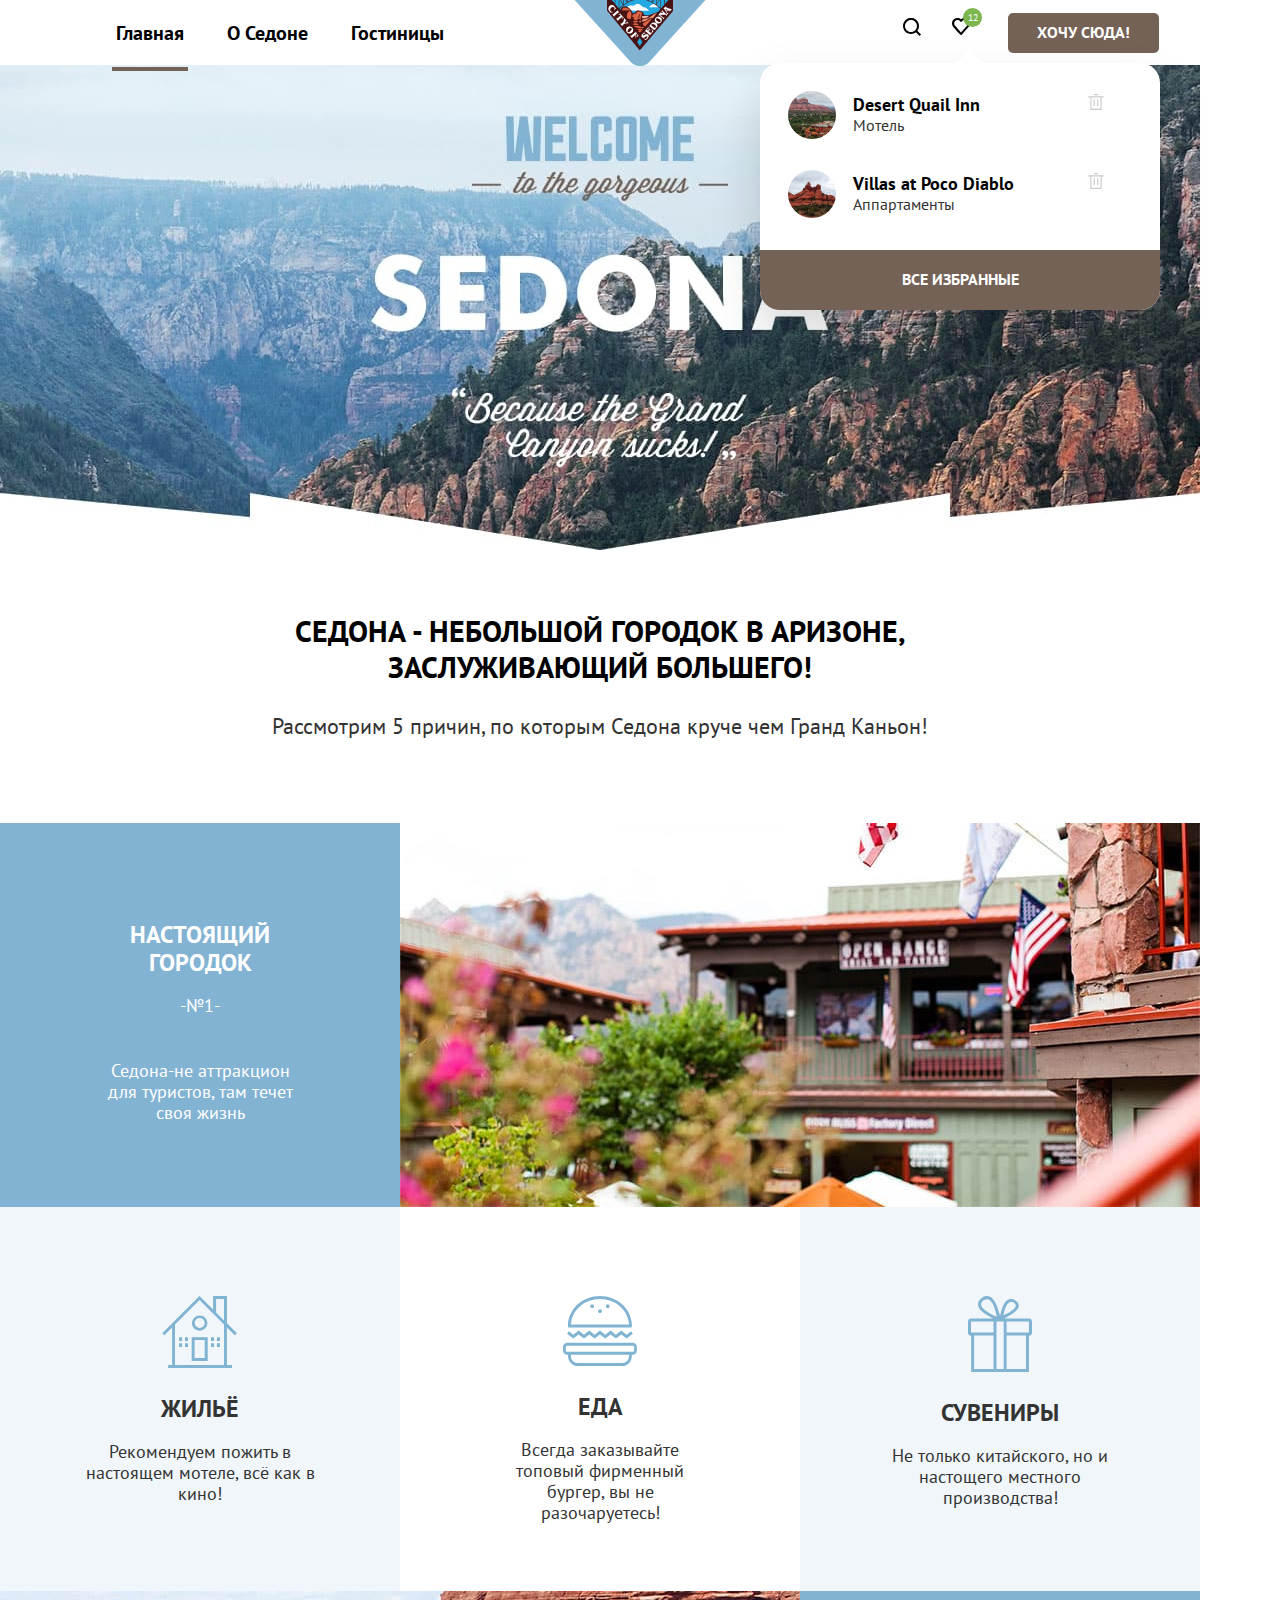
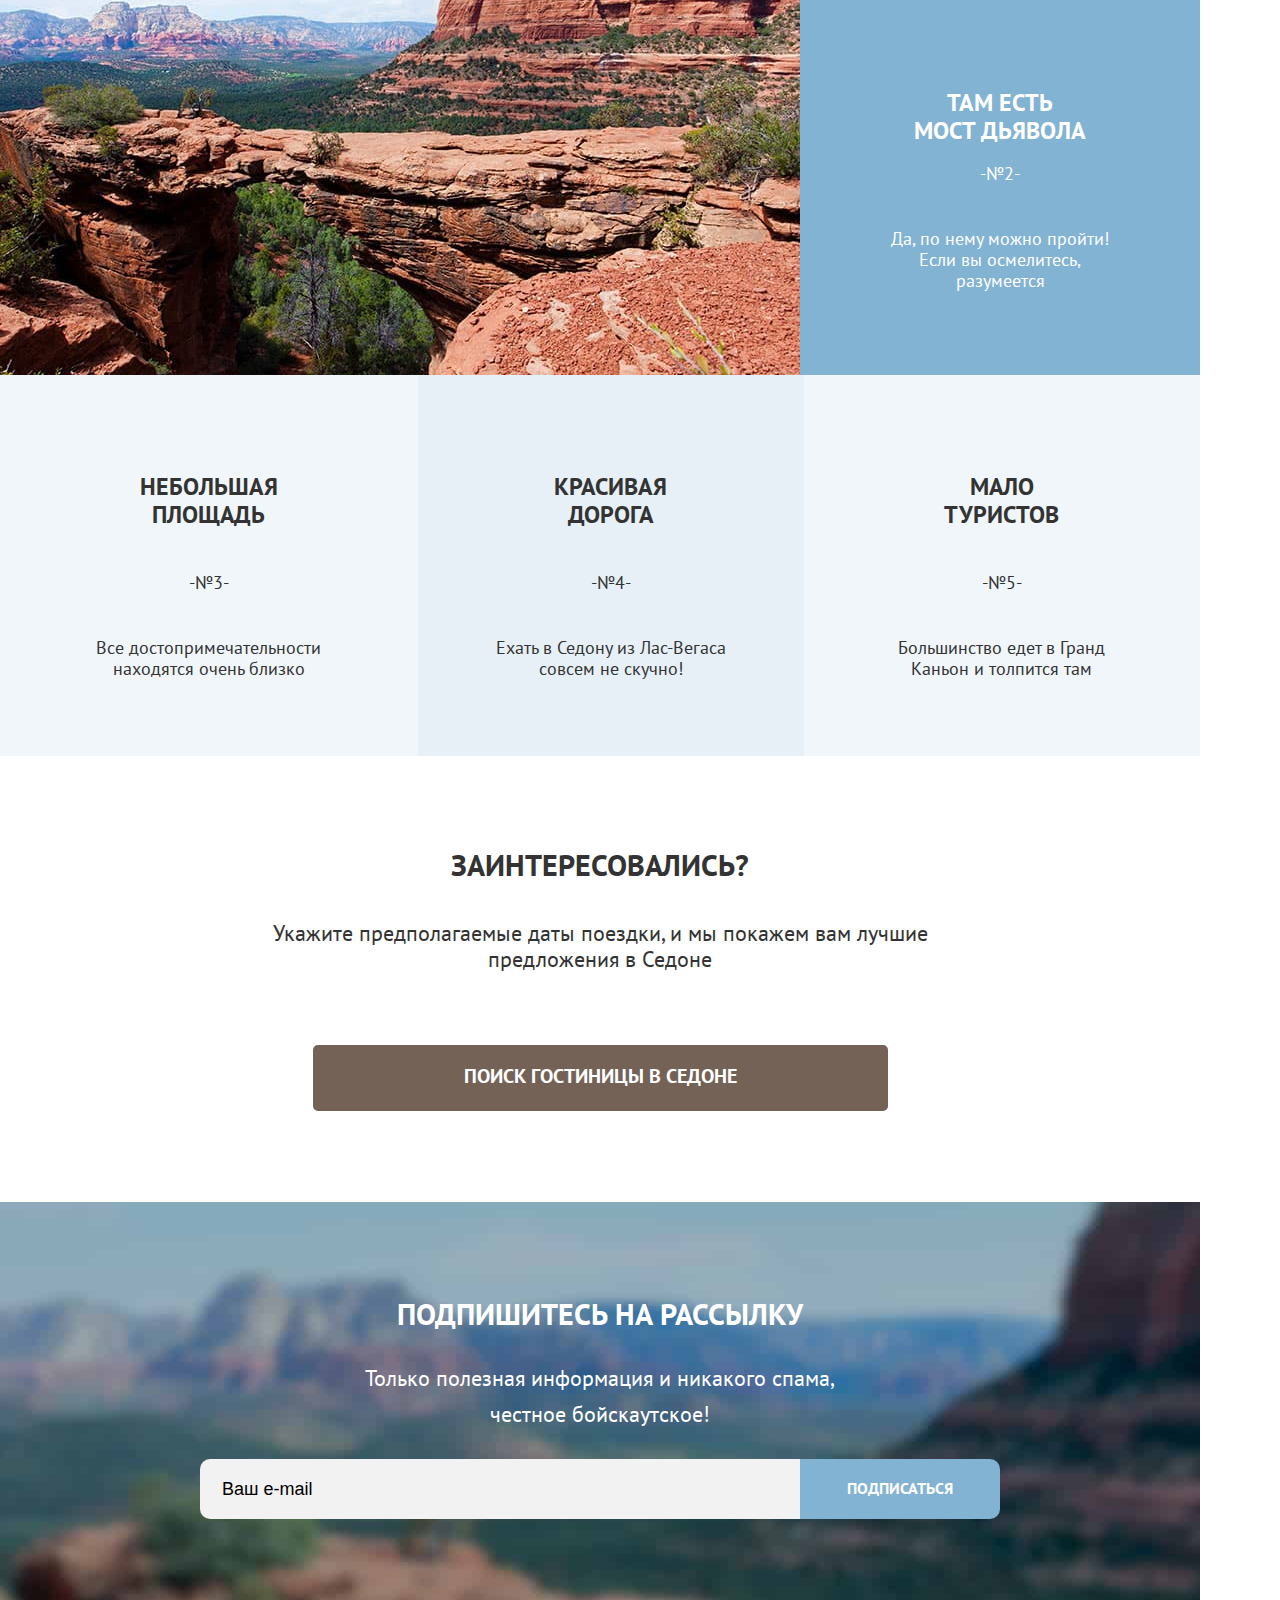
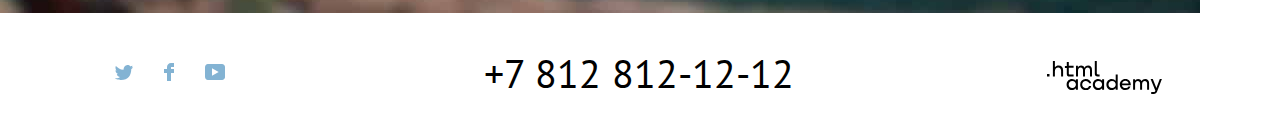
<file: index.html>
<!DOCTYPE html>
<html lang="ru">
  <head>
    <meta charset="utf-8">
    <title>Седона</title>
    <link rel="stylesheet" href="css/styles.css">
    <link rel="icon" href="favicon.ico"> <!-- 32×32 -->
    <link rel="icon" type="image/png" sizes="32x32" href="img/favicon.png">
  </head>
  <body>
    <div class="body-container">
      <header class="page-header">

        <!--Шапка-->
        <!--Навигация-->
        <nav class="navigation">
          <ul class="navigation-list">
            <li class="navigation-item">
              <a class="navigation-link navigation-link-current" href="#">
                Главная
              </a>
            </li>
            <li class="navigation-item">
              <a class="navigation-link" href="#">
                О Седоне
              </a>
            </li>
            <li class="navigation-item">
              <a class="navigation-link" href="catalog.html">
                Гостиницы
              </a>
            </li>
          </ul>
          <!--Логотип сайта-->
          <a class="logo-header">
            <img class="logo" src="img/sedonalogo.png" width="138" height="70" alt="Логотип сайта города Седона">
          </a>
          <!--Навигация пользователя-->
          <ul class="navigation-list navigation-user">
            <li class="navigation-item-search">
              <a class="navigation-link" href="#">
                <svg class="navigation-icon" aria-hidden="true" focusable="false" width="18" height="18" fill="none" xmlns="http://www.w3.org/2000/svg"><g clip-path="url(#a)">
                  <path d="m18 16.5-3.7-3.7c1-1.3 1.7-3 1.7-4.9 0-4.4-3.6-8-8-8S0 3.6 0 8c0 4.4 3.6 8 8 8 1.8 0 3.5-.6 4.9-1.7l3.7 3.7 1.4-1.5ZM8 14c-3.3 0-6-2.7-6-6s2.7-6 6-6 6 2.7 6 6-2.7 6-6 6Z" fill="#000"/></g><defs><clipPath id="a"><path fill="#fff" d="M0 0h18v18H0z"/></clipPath></defs>
                </svg>
                <span class="visually-hidden">
                  Поиск
                 </span>
              </a>
            </li>
            <li class="navigation-item-liked">
              <a class="navigation-link navigation-link-heart" href="#">
                <svg class="navigation-icon" aria-hidden="true" focusable="false" width="18" height="17" viewBox="0 0 18 17" fill="none" xmlns="http://www.w3.org/2000/svg">
                  <path d="M8.9 17C8.6 17 8.3 16.9 8.1 16.6C2.7 10.5 1.4 9.1 1.1 8.7C0.4 7.8 0 6.6 0 5.4C0 2.4 2.4 0 5.5 0C6.8 0 8 0.5 9 1.3C10 0.5 11.3 0 12.5 0C15.5 0 18 2.4 18 5.4C18 6.7 17.5 7.9 16.7 8.8L9.7 16.7C9.5 16.9 9.3 17 8.9 17ZM2.9 7.5C3.2 7.9 6.4 11.5 9 14.4L15.2 7.4C15.7 6.9 15.9 6.2 15.9 5.4C15.9 3.6 14.4 2.1 12.6 2.1C11.6 2.1 10.6 2.6 9.9 3.4C9.6 3.7 9.3 3.8 9 3.8C8.7 3.8 8.4 3.6 8.2 3.4C7.5 2.6 6.5 2.1 5.5 2.1C3.7 2.1 2.2 3.6 2.2 5.4C2.1 6.3 2.5 7 2.9 7.5C2.8 7.5 2.8 7.5 2.9 7.5Z" fill="black"/>
                </svg>
                <span class="visually-hidden">
                 Понравилось
                </span>
              </a>
               <!--Для открытия  поповера добавить: popover-open -->
              <div class="popover popover-cart popover-open">
                <div class="popover-content">
                  <h2 class="visually-hidden">Избранные</h2>
                  <ul class="cart-items-list">
                    <li class="cart-item">
                      <a class="cart-item-link" href="product.html">
                        <img class="cart-item-image" src="img/hotel-2.jpg" width="48" height="48" alt="Фото гостиницы" >
                        <div class="cart-item-description">
                          <h3 class="cart-item-title" >Desert Quail Inn</h3>
                           <p class="cart-item-type">Мотель</p>
                        </div>
                      </a>
                      <button class="button-delete" type="button">
                        <svg class="icon-delete" aria-hidden="true" focusable="false" width="16" height="16" viewBox="0 0 16 16" fill="none" xmlns="http://www.w3.org/2000/svg">
                          <g opacity="0.2">
                          <path d="M15.3 2.3H13.1H2.8H0.6C0.3 2.3 0 2.5 0 2.8C0 3.1 0.3 3.4 0.6 3.4H2.3V15.4C2.3 15.7 2.6 16 2.9 16H13.1C13.4 16 13.7 15.7 13.7 15.4V3.4H15.4C15.7 3.4 16 3.1 16 2.8C16 2.5 15.6 2.3 15.3 2.3ZM12.5 14.8H3.4V3.4H12.5V14.8Z" fill="black"/>
                          <path d="M6.19995 1.2H9.59995C9.89995 1.2 10.2 0.9 10.2 0.6C10.2 0.3 9.99995 0 9.69995 0H6.19995C5.89995 0 5.69995 0.3 5.69995 0.6C5.69995 0.9 5.89995 1.2 6.19995 1.2Z" fill="black"/>
                          <path d="M6.2001 12C6.5001 12 6.8001 11.7 6.8001 11.4V5.7C6.8001 5.4 6.5001 5.1 6.2001 5.1C5.9001 5.1 5.6001 5.4 5.6001 5.7V11.4C5.7001 11.7 5.9001 12 6.2001 12Z" fill="black"/>
                          <path d="M9.7001 12C10.0001 12 10.3001 11.7 10.3001 11.4V5.7C10.3001 5.4 10.0001 5.1 9.7001 5.1C9.4001 5.1 9.1001 5.5 9.1001 5.7V11.4C9.1001 11.7 9.3001 12 9.7001 12Z" fill="black"/>
                          </g>
                        </svg>
                      </button>
                      <span class="visually-hidden">Удалить из корзины</span>
                    </li>
                    <li class="cart-item">
                      <a class="cart-item-link" href="product.html">
                        <img class="cart-item-image" src="img/hotel-3.jpg" width="48" height="48" alt="Фото гостиницы">
                        <div class="cart-item-description">
                          <h3 class="cart-item-title">Villas at Poco Diablo</h3>
                        <p class="cart-item-type">Аппартаменты</p>
                        </div>

                      </a>
                      <button class="button-delete" type="button">
                        <svg class="icon-delete" aria-hidden="true" focusable="false" width="16" height="16" viewBox="0 0 16 16" fill="none" xmlns="http://www.w3.org/2000/svg">
                          <g opacity="0.2">
                          <path d="M15.3 2.3H13.1H2.8H0.6C0.3 2.3 0 2.5 0 2.8C0 3.1 0.3 3.4 0.6 3.4H2.3V15.4C2.3 15.7 2.6 16 2.9 16H13.1C13.4 16 13.7 15.7 13.7 15.4V3.4H15.4C15.7 3.4 16 3.1 16 2.8C16 2.5 15.6 2.3 15.3 2.3ZM12.5 14.8H3.4V3.4H12.5V14.8Z" fill="black"/>
                          <path d="M6.19995 1.2H9.59995C9.89995 1.2 10.2 0.9 10.2 0.6C10.2 0.3 9.99995 0 9.69995 0H6.19995C5.89995 0 5.69995 0.3 5.69995 0.6C5.69995 0.9 5.89995 1.2 6.19995 1.2Z" fill="black"/>
                          <path d="M6.2001 12C6.5001 12 6.8001 11.7 6.8001 11.4V5.7C6.8001 5.4 6.5001 5.1 6.2001 5.1C5.9001 5.1 5.6001 5.4 5.6001 5.7V11.4C5.7001 11.7 5.9001 12 6.2001 12Z" fill="black"/>
                          <path d="M9.7001 12C10.0001 12 10.3001 11.7 10.3001 11.4V5.7C10.3001 5.4 10.0001 5.1 9.7001 5.1C9.4001 5.1 9.1001 5.5 9.1001 5.7V11.4C9.1001 11.7 9.3001 12 9.7001 12Z" fill="black"/>
                          </g>
                        </svg>
                      </button>
                      <span class="visually-hidden">Удалить из корзины</span>
                    </li>
                  </ul>
                  <button class="buttoт button-all-favorites" type="button" >
                    ВСЕ ИЗБРАННЫЕ
                 </button>
                </div>

              </div>
            </li>
            <li class="navigation-item-button">
              <a class="button button-navigation" href="#">
                ХОЧУ СЮДА!
              </a>
            </li>
          </ul>
        </nav>
      </header>

      <main class="main-container main-index">
        <!-- Картинка Добро пожаловать-->
        <div class="page-container">
          <h1 class="visually-hidden">
            Седона
          </h1>
          <div class="welcome">
            <h2 class="visually-hidden">
              Добро пожаловать
            </h2>
          </div>

          <!--Преимущества-->
          <section class="advantages">
            <!--Краткое описание города-->
            <div class="advantages-heading-container">
              <h2 class="advantages-heading">
                Седона - небольшой городок в Аризоне, заслуживающий большего!
              </h2>
              <p class="advantages-text">
                Рассмотрим 5 причин, по которым Седона круче чем Гранд Каньон!
              </p>
            </div>

            <!--Пункт № 1-->
            <div class="advantages-item1-grid advantages-list-reason-1">
              <div class="advantages-item1">
                <h3 class="advantages-title-white">НАСТОЯЩИЙ <br> ГОРОДОК </h3>
                <p class="advantages-description-white-number">-№1-</p>
                <p class="advantages-description-white">Седона-не аттракцион <br>для туристов, там течет<br> своя жизнь</p>
              </div>
              <img  class= "advantages-image-citi" src="img/photociti.jpg" width="800" height="384" alt="Отель">

            </div>
            <!--Cписок сервисов-->
            <ul class="advantages-list advantages-list-services">
              <li class="advantages-housing">
                <svg class="advantages-icon" aria-hidden="true" focusable="false" width="75" height="72" fill="none" xmlns="http://www.w3.org/2000/svg"><path d="M29.7 65h16V41.2h-16V65Zm2.9-20.9h10.1v18H32.6v-18Z" fill="#81B3D2"/><path d="m72.8 39.3 2.1-2.1-9.9-9.9V0H51.1v13.6L37.5 0 .2 37.2l2.1 2.1 7.8-7.8v37.6h-4V72H70v-2.9h-5.1V31.5l7.9 7.8ZM62 69.1H13V28.5L37.5 4.1 62 28.5v40.6Zm0-44.7-7.9-7.9V2.9H62v21.5Z" fill="#81B3D2"/><path d="M29.9 27.1c0 4.3 3.5 7.7 7.7 7.7 4.3 0 7.8-3.5 7.8-7.7 0-4.3-3.5-7.7-7.8-7.7a7.7 7.7 0 0 0-7.7 7.7Zm7.8-5a5 5 0 0 1 5 4.9c0 2.7-2.2 4.9-5 4.9a5 5 0 0 1-5-4.9c0-2.7 2.2-4.9 5-4.9ZM20.1 41.2h-3v3.9h3v-3.9ZM26 41.2h-3v3.9h3v-3.9ZM20.1 47.2h-3v3.9h3v-3.9ZM26 47.2h-3v3.9h3v-3.9ZM52 41.2h-3v3.9h3v-3.9ZM57.9 41.2h-3v3.9h3v-3.9ZM52 47.2h-3v3.9h3v-3.9ZM57.9 47.2h-3v3.9h3v-3.9Z" fill="#81B3D2"/>
                </svg>
                <h3 class="advantages-housing-title">Жильё</h3>
                <p class="advantages-housing-description">Рекомендуем пожить в настоящем мотеле, всё как в кино!</p>
              </li>
              <li class="advantages-eat">
                <svg class="advantages-icon" aria-hidden="true" focusable="false" width="74" height="70" fill="none" xmlns="http://www.w3.org/2000/svg"><path d="M69.9 46.7H4.1C1.8 46.7 0 48.6 0 51v3.5c0 2.4 1.9 4.3 4.1 4.3H5v1.1C5 65.4 9.3 70 14.6 70h44.6c5.3 0 9.6-4.5 9.6-10.1v-1.1h.9c2.3 0 4.1-1.9 4.1-4.3V51a4 4 0 0 0-3.9-4.3ZM66 59.9c0 3.9-3 7-6.7 7H14.6c-3.7 0-6.7-3.2-6.7-7v-1.1H66v1.1Zm5.1-5.4c0 .7-.6 1.3-1.2 1.3H4c-.7 0-1.2-.6-1.2-1.3V51c0-.7.6-1.3 1.2-1.3h65.8c.7 0 1.2.6 1.2 1.3.1 0 .1 3.5.1 3.5ZM15.6 38.4l5.4 4.1 5.3-4.1 5.3 4.1 5.3-4.1 5.4 4.1 5.3-4.1 5.3 4.1 5.4-4.1 5.3 4.1 6.2-4.7-1.7-2.5-4.5 3.4-5.3-4.1-5.4 4.1-5.3-4.1-5.3 4.1-5.4-4.1-5.3 4.1-5.3-4.1-5.3 4.1-5.4-4.1-5.3 4.1-4.5-3.4-1.7 2.5 6.2 4.7 5.3-4.1ZM8 31.5h60.8c0-.6.1-1.2.1-1.9v-1.2C68.2 12.7 54.2 0 37 0 19.7 0 5.7 12.7 5 28.5v1.2c0 .6 0 1.3.1 1.9H8v-.1ZM37 3c15.6 0 28.4 11.3 29 25.5H8C8.6 14.4 21.4 3 37 3Z" fill="#81B3D2"/><path d="M37 17.3c1.05 0 1.9-.9 1.9-2s-.85-2-1.9-2c-1.05 0-1.9.9-1.9 2s.85 2 1.9 2ZM29.2 12.2c1.05 0 1.9-.9 1.9-2s-.85-2-1.9-2c-1.05 0-1.9.9-1.9 2s.85 2 1.9 2ZM44.7 12.2c1.05 0 1.9-.9 1.9-2s-.85-2-1.9-2c-1.05 0-1.9.9-1.9 2s.85 2 1.9 2Z" fill="#81B3D2"/>
                </svg>
                <h3 class="advantages-eat-title">Еда</h3>
                <p class="advantages-eat-description">Всегда заказывайте топовый фирменный бургер, вы не разочаруетесь!</p>
              </li>
              <li class="advantages-souvenirs">
                <svg class="advantages-icon" aria-hidden="true" focusable="false" width="64" height="76" viewBox="0 0 64 76" fill="none" xmlns="http://www.w3.org/2000/svg">
                  <g clip-path="url(#clip0_3:120)">
                  <path d="M61.1 22.5H61H36.3C50.1 15.6 51.2 11.2 50.7 8.79997C49.5 4.79997 45 1.79997 40.7 3.39997C35.1 5.49997 33.6 13.8 32.1 19.8C30.1 13.7 28.3 5.99997 23.9 2.09997C22.6 0.999966 20.8 -0.200034 18.1 0.0999663C14.1 0.499966 8.3 5.49997 10.6 11.1C12.9 16.5 20.3 19.9 25.2 22.6H3.2H2.9C1.3 22.6 0 23.9 0 25.5V36.8C0 38.4 1.3 39.7 2.9 39.7H3.2V73V75.4V76H61V75.5V73V39.6H61.1C62.7 39.6 64 38.3 64 36.7V25.4C64 23.8 62.7 22.5 61.1 22.5ZM42.4 5.89997C44.5 5.59997 47.4 7.19997 47.7 9.09997C48.1 11.9 44.3 14.4 42.6 15.5C40.1 17.2 37.7 18.1 35.3 19.6C36.2 15.9 37.8 6.59997 42.4 5.89997ZM19.5 15.9C17.3 14.4 13 11.5 13.1 8.09997C13.2 4.49997 18.8 1.49997 21.9 4.19997C25.8 7.59997 27.6 15.3 29 20.8C25.8 19.3 22.7 18 19.5 15.9ZM25.5 73H6.1V39.6H25.5V73ZM25.5 36.5H3V25.5H25.5V36.5ZM35.7 36.5V39.5V73H28.5V39.6V36.6V25.6H35.7V36.5ZM58 73H38.6V39.6H58V73ZM60.9 36.5H38.6V25.5H60.9V36.5Z" fill="#81B3D2"/>
                  </g>
                  <defs>
                  <clipPath id="clip0_3:120">
                  <rect width="64" height="76" fill="white"/>
                  </clipPath>
                  </defs>
                  </svg>

                <h3 class="advantages-souvenirs-title">Сувениры</h3>
                <p class="advantages-souvenirs-description">Не только китайского, но и настощего местного производства!</p>
              </li>
            </ul>
            <!--Пункт № 2-->
            <div class="advantages-item2-grid advantages-list-reason-2">
              <img class="advantages-image-white" src="img/photodevil's-bridge.jpg" width="800" height="384"  alt="Фото мост дьявола">
              <div class="advantages-item2">
                <h3 class="advantages-title-white">ТАМ ЕСТЬ <br> МОСТ ДЬЯВОЛА </h3>
                <p class="advantages-description-white-number">-№2- </p>
                <p class="advantages-description-white">Да, по нему можно пройти!<br> Если вы осмелитесь,<br> разумеется</p>
              </div>
            </div>
            <!--Пункты №№ 3-5-->
            <ul class="advantages-list advantages-list-conveniences">
              <li class="advantages-item3">
                <h3 class="advantages-title">НЕБОЛЬШАЯ ПЛОЩАДЬ </h3>
                <p class="advantages-description advantages-description-1">-№3- </p>
                <p class="advantages-description advantages-description-2">Все достопримечательности находятся очень близко</p>
              </li>
              <li class="advantages-item4">
                <h3 class="advantages-title">КРАСИВАЯ ДОРОГА </h3>
                <p class="advantages-description advantages-description-1">-№4- </p>
                <p class="advantages-description advantages-description-2">Ехать в Седону из Лас-Вегаса совсем не скучно!</p>
              </li>
              <li class="advantages-item5">
                <h3 class="advantages-title">МАЛО ТУРИСТОВ</h3>
                <p class="advantages-description advantages-description-1">-№5- </p>
                <p class="advantages-description advantages-description-2">Большинство едет в Гранд Каньон и толпится там</p>
              </li>
            </ul>
          </section>
          <!--Поиск гостиницы-->
          <section class="hotels-search">
            <h2 class="visually-hidden">
              Поиск гостиницы
            </h2>
            <p class="hotels-search-interested">
              Заинтересовались?
            </p>
            <p class="hotels-search-data">
              Укажите предполагаемые даты поездки, и мы покажем вам лучшие предложения в Седоне
            </p>
            <a class="button hotels-search-button" href="catalog.html">ПОИСК ГОСТИНИЦЫ В Седоне</a>

          </section>
          <!--Подписка на рассылку-->
          <section class="mailing mailing-grid">
            <label class="mailing-label" for="your-mail">ПОДПИШИТЕСЬ НА РАССЫЛКУ</label>
            <p class="mailing-description">
              Только полезная информация и никакого спама, честное бойскаутское!
            </p>
            <form class="mailing-form" action="https://echo.htmlacademy.ru" method="post">
              <input class="mailing-form-input input-field" type="email" name="email" value="Ваш e-mail" id="your-mail">
              <button class="button mailing-submit" type="submit">ПОДПИСАТЬСЯ</button>
            </form>
          </section>
        </div>
      </main>

      <!--Футер-->
      <footer class="page-footer">

        <!--Социальные сети-->
          <div  class="footer-social">
            <h2 class="visually-hidden">Мы в социальных сетях</h2>
            <ul class="footer-social-list">
              <li class="footer-social-item">

                <a class="button-social footer-social-twitter" href="https://twitter.com/htmlacademy_ru">
                  <svg width="18" height="15" viewBox="0 0 18 15" fill="none" xmlns="http://www.w3.org/2000/svg">
                    <g clip-path="url(#clip0_31499_62)">
                    <path d="M11.6 0.200056C13.4 -0.299944 14.8 0.500056 15.4 1.40006C16.1 1.20006 16.8 0.900056 17.5 0.700056C17.5 1.60006 16.9 2.20006 16.6 2.50006C17.3 2.60006 18 1.90006 18 1.90006C17.8 2.90006 16.9 3.70006 16.3 3.90006C16.1 10.7001 13 15.1001 5.7 15.0001C5.1 15.0001 5.8 15.0001 5.2 15.0001C4.8 15.0001 0.8 14.5001 0 13.1001C2.4 13.3001 4.1 12.7001 5 11.9001C4 11.6001 2.1 11.5001 1.8 9.00006C2.2 9.10006 2.4 9.20006 3.1 9.10006C1.8 8.30006 0.4 7.50006 0.5 5.30006C0.8 5.60006 1.6 5.80006 1.9 5.80006C1.1 5.60006 -0.2 2.50006 0.9 0.900056C2.8 2.80006 4.9 4.50006 8.5 4.70006C8.7 2.30006 9.7 0.800056 11.6 0.200056Z" fill="#83B3D3"/>
                    </g>
                    <defs>
                    <clipPath id="clip0_31499_62">
                    <rect width="18" height="15" fill="white"/>
                    </clipPath>
                    </defs>
                    </svg>

                  <span class="visually-hidden">Твиттер</span>
                </a>
              </li>
              <li class="footer-social-item">
                <a class="button-social footer-social-facebook" href="https://www.facebook.com/htmlacademy" >
                  <svg width="10" height="18" viewBox="0 0 10 18" fill="none" xmlns="http://www.w3.org/2000/svg">
                    <path d="M7 0C4.8 0 3 1.8 3 4V6H0V10H3V18H7V10H10V6H7V4H10V0H7Z" fill="#83B3D3"/>
                  </svg>

                  <span class="visually-hidden">Фейсбук</span>
                </a>
              </li>
              <li class="footer-social-item">
                <a class="button-social footer-social-youtube" href="https://www.youtube.com/HTMLacademyRUS">
                  <svg width="20" height="16" viewBox="0 0 20 16" fill="none" xmlns="http://www.w3.org/2000/svg">
                    <g clip-path="url(#clip0_31499_58)">
                    <path d="M17 0H2.9C1.2 0 0 1.5 0 3.2V12.7C0 14.5 1.2 16 2.9 16H17.2C18.7 16 20.1 14.5 20.1 12.8V3.2C19.9 1.5 18.7 0 17 0ZM7 11.8V4.2L13.7 8L7 11.8Z" fill="#83B3D3"/>
                    </g>
                    <defs>
                    <clipPath id="clip0_31499_58">
                    <rect width="20" height="16" fill="white"/>
                    </clipPath>
                    </defs>
                    </svg>

                  <span class="visually-hidden">Youtube</span>
                </a>
              </li>
            </ul>
          </div>

          <a class="footer-phone" href="tel:+7(812)812-12-12">
            +7 812 812-12-12
          </a>

          <a class="htmlacademy-link" href="https://htmlacademy.ru">
            <svg class="htmlacademy-link-img" aria-hidden="true" focusable="false" width="115" height="34" fill="none" xmlns="http://www.w3.org/2000/svg"><path d="M0 12.9v2.6h2.5v-2.6H0ZM11.6 4.5c-1.6 0-2.8.7-3.6 1.7h-.1V0h-2v15.5h2v-5.3c0-2.1 1.3-3.6 3.3-3.6 1.8 0 2.9 1.4 2.9 3.2v5.7h2V9.4c.1-3-1.8-4.9-4.5-4.9ZM26.6 4.8h-4.8V1.1h-2v3.8h-1.9v2h1.9v6c0 1.7 1 2.7 2.7 2.7h4.1v-2h-3.7c-.7 0-1.1-.4-1.1-1.1V6.8h4.8v-2ZM41.1 4.6c-1.6 0-2.9.8-3.5 2.1h-.1c-.6-1.2-1.8-2.1-3.4-2.1-1.4 0-2.5.8-3.1 1.8h-.1V4.8H29v10.6h2V10c0-2 1-3.5 2.6-3.5 1.5 0 2.4 1 2.4 2.6v6.3h2V9.8c0-2.4 1.4-3.3 2.6-3.3 1.5 0 2.4 1 2.4 2.6v6.3h2V8.9c.1-2.5-1.4-4.3-3.9-4.3ZM47.8 12.7c0 1.7 1 2.7 2.8 2.7h2v-2h-1.7c-.7 0-1.1-.4-1.1-1.1V0h-2v12.7ZM28.9 19.7c-.9-1.1-2.2-1.8-3.9-1.8-3.1 0-5.4 2.3-5.4 5.6s2.3 5.6 5.4 5.6c1.8 0 3-.8 3.8-1.9h.1v1.6h2V18.2h-2v1.5Zm-3.6 7.4c-2.2 0-3.6-1.6-3.6-3.6s1.4-3.6 3.6-3.6 3.6 1.6 3.6 3.6c0 1.9-1.4 3.6-3.6 3.6ZM44.2 22c-.5-2.4-2.6-4.1-5.4-4.1a5.4 5.4 0 0 0-5.6 5.6c0 3.1 2.2 5.6 5.6 5.6 2.8 0 4.9-1.8 5.4-4.2h-2.1a3.4 3.4 0 0 1-3.3 2.3c-2.2 0-3.6-1.6-3.6-3.6s1.4-3.6 3.6-3.6c1.6 0 2.8 1 3.3 2.2h2.1V22ZM55.1 19.7c-.9-1.1-2.2-1.8-3.9-1.8-3.1 0-5.4 2.3-5.4 5.6s2.3 5.6 5.4 5.6c1.8 0 3-.8 3.8-1.9h.1v1.6h2V18.2h-2v1.5Zm-3.6 7.4c-2.2 0-3.6-1.6-3.6-3.6s1.4-3.6 3.6-3.6 3.6 1.6 3.6 3.6c0 1.9-1.5 3.6-3.6 3.6ZM68.7 19.8c-.9-1.1-2.2-1.9-3.9-1.9-3.1 0-5.4 2.3-5.4 5.6s2.2 5.6 5.4 5.6c1.7 0 3-.8 3.8-1.8h.1v1.5h2V13.4h-2v6.4Zm-3.6 7.3c-2.2 0-3.6-1.6-3.6-3.6s1.4-3.6 3.6-3.6 3.6 1.6 3.6 3.6c-.1 2-1.5 3.6-3.6 3.6ZM78.3 17.9c-3.3 0-5.5 2.5-5.5 5.6 0 3 2.1 5.6 5.5 5.6 2.5 0 4.5-1.3 5.2-3.6h-2.1c-.5 1-1.6 1.6-3 1.6-1.9 0-3.3-1.3-3.4-2.9h8.8c.2-3.6-2-6.3-5.5-6.3Zm0 1.9c1.7 0 3 1 3.3 2.6h-6.5c.3-1.5 1.5-2.6 3.2-2.6ZM98.2 17.9c-1.6 0-2.9.8-3.6 2h-.1c-.6-1.2-1.8-2-3.4-2-1.4 0-2.5.7-3.1 1.8v-1.5h-1.9v10.6h2v-5.4c0-2 1-3.4 2.6-3.5 1.5 0 2.4 1 2.4 2.6v6.3h2v-5.6c0-2.4 1.4-3.3 2.6-3.3 1.5 0 2.4 1 2.4 2.6v6.3h2v-6.5c.1-2.6-1.4-4.4-3.9-4.4ZM109.4 27l-3.6-8.9h-2.2l4.8 11.6c-.3.9-.7 1.2-1.7 1.2h-2.5v2h2.5c1.8 0 2.8-.8 3.5-2.6l4.7-12.2h-2.1l-3.4 8.9Z" fill="#000"/>
            </svg>
          </a>
      </footer>
      <!--Модальное окно-->
      <!--Для закрытия модального окна добавить:modal-container-close  -->
      <div class="modal-container modal-container-close">
        <div class="modal modal-auth">
          <button class="modal-close-button" type="button">
            <span class="visually-hidden">Закрыть</span>
          </button>
          <section class="modal-content">
            <h2 class="modal-title">ПОИСК ГОСТИНИЦЫ В СЕДОНЕ</h2>
            <form class="modal-form" action="https://echo.htmlacademy.ru/" method="post">
              <div class="fild-group fild-group-arrival">
                <label class="arrival-date" for="arrival">
                  Дата заезда:
                </label>
                <input class="arrival-date-fild fild" type="text" id="arrival" name="arrival" value="27  апреля 2020">
              </div>
              <p class="description-warning">Мы не можем отправить вас в прошлое.</p>
              <div class="fild-group fild-group-exit">
                <label class="exit-date" for="exit">
                  Дата выезда:
                </label>
                <input class="exit-date-fild fild" type="text" id="exit" name="exit" value="1 сентября 2021">
              </div>
              <p class="description">На эти даты есть свободные номера. Пока есть.</p>
              <div class="fild-visitors">
                <div class=" fild-group-adults">
                  <label class="adults-fild" for="adults">
                    Взрослые:
                  </label>
                  <button class="selection-button button-minus" type="button">
                    <svg class="button-icon" width="13" height="1" viewBox="0 0 13 1" fill="none" xmlns="http://www.w3.org/2000/svg">
                      <path opacity="0.3" d="M0 0L0 1L13 1V0L0 0Z" fill="black"/>
                    </svg>
                    <span class="visually-hidden">Минус</span>
                  </button>
                  <input class="adults-date-fild" type="text" id="adults" name="adults" value="2">
                  <button class="selection-button button-plus" type="button">
                    <svg class="button-icon"  width="13" height="13" viewBox="0 0 13 13" fill="none" xmlns="http://www.w3.org/2000/svg">
                      <path d="M13 6H7V0H6V6H0V7H6V13H7V7H13V6Z" fill="black"/>
                    </svg>
                    <span class="visually-hidden">Плюс</span>
                  </button>
                </div>
                <div class="fild-group-children">
                  <label class="children-fild" for="children">
                    Дети:
                  </label>
                  <button class="info-open-button" type="button">
                    <span class="visually-hidden">Открыть</span>
                  </button>
                  <button class="selection-button button-minus" type="button">
                    <svg class="button-icon" width="13" height="1" viewBox="0 0 13 1" fill="none" xmlns="http://www.w3.org/2000/svg">
                      <path opacity="0.3" d="M0 0L0 1L13 1V0L0 0Z" fill="black"/>
                    </svg>
                    <span class="visually-hidden">Минус</span>
                  </button>
                  <input class="children-date-fild" type="text" id="children" name="children" value="1">
                  <button class="selection-button button-plus" type="button">
                    <svg class="button-icon" width="13" height="13" viewBox="0 0 13 13" fill="none" xmlns="http://www.w3.org/2000/svg">
                      <path d="M13 6H7V0H6V6H0V7H6V13H7V7H13V6Z" fill="black"/>
                    </svg>
                    <span class="visually-hidden">Плюс</span>
                  </button>
                  <!--Поповер модального окна-->
                  <!--Для открытия поповера модального окна добавить: modal-popover-open -->
                  <div class="modal-popover modal-popover-cart">
                    <div class="modal-popover-content">
                      <h2 class="visually-hidden">Укажите количество детей</h2>
                      <div class="cart-description">
                        Укажите количество детей, которые будут с вами,
                        возраст которых от 6 до 18 лет.
                        Дети до 6 лет размещаются бесплатно.
                      </div>
                    </div>
                  </div>
                </div>

              </div>

              <button class=" auth-form-button" type="button">Найти</button>
            </form>
          </section>
        </div>
      </div>

    </div>


  </body>
</html>
</file>
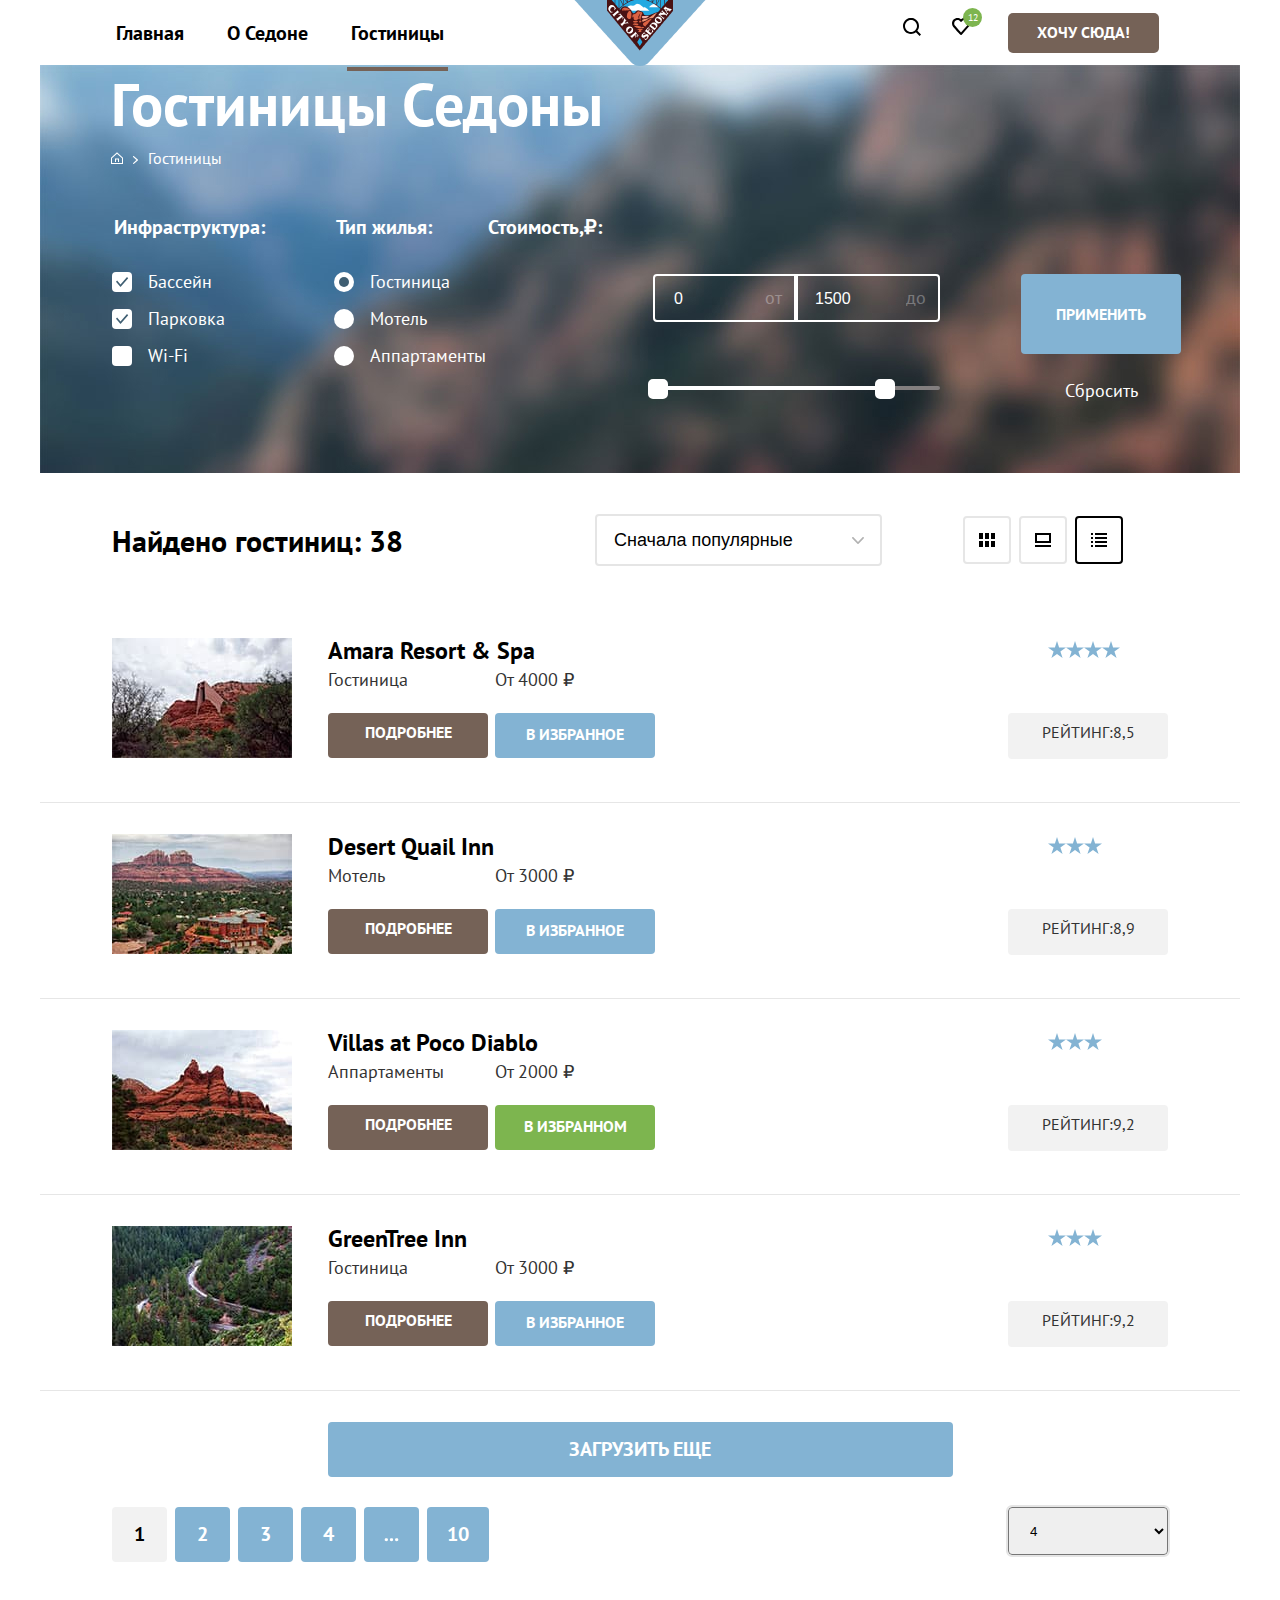
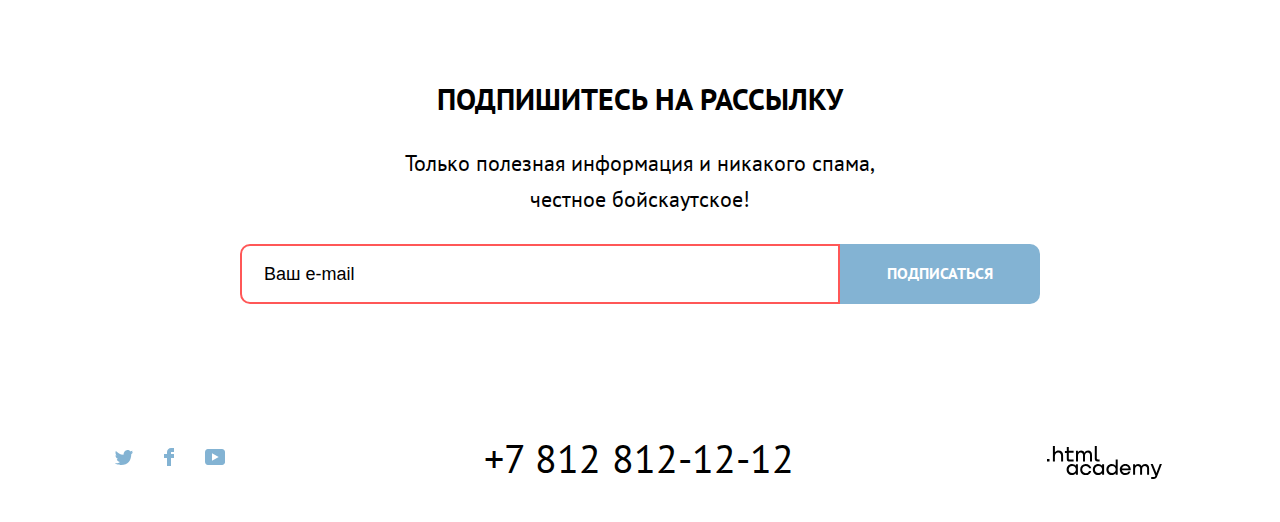
<file: catalog.html>
<!DOCTYPE html>
<html lang="ru">
  <head>
    <meta charset="utf-8">
    <title>Каталог гостиниц</title>
    <link rel="stylesheet" href="css/styles.css">
    <link rel="icon" href="favicon.ico"> <!-- 32×32 -->
    <link rel="icon" type="image/png" sizes="32x32" href="img/favicon.png">
  </head>
  <body>
    <div class="body-container">
      <header class="page-header">
        <!--Навигация-->
        <nav class="navigation">
          <ul class="navigation-list">
            <li class="navigation-item">
              <a class="navigation-link" href="index.html">
                Главная
              </a>
            </li>
            <li class="navigation-item">
              <a class="navigation-link" href="#">
                О Седоне
              </a>
            </li>
            <li class="navigation-item">
              <a class="navigation-link  navigation-link-current" href="#">
                Гостиницы
              </a>
            </li>
          </ul>
          <!--Логотип сайта-->
          <a class="logo-header" href="index.html">
            <img class="logo" src="img/sedonalogo.png" width="138" height="70" alt="Логотип сайта города Седона">
          </a>
          <!--Навигаци пользователя-->
          <ul class="navigation-list navigation-user">
            <li class="navigation-item-search">
              <a class="navigation-link" href="#">
                <svg class="navigation-icon" aria-hidden="true" focusable="false" width="18" height="18" fill="none" xmlns="http://www.w3.org/2000/svg"><g clip-path="url(#a)">
                  <path d="m18 16.5-3.7-3.7c1-1.3 1.7-3 1.7-4.9 0-4.4-3.6-8-8-8S0 3.6 0 8c0 4.4 3.6 8 8 8 1.8 0 3.5-.6 4.9-1.7l3.7 3.7 1.4-1.5ZM8 14c-3.3 0-6-2.7-6-6s2.7-6 6-6 6 2.7 6 6-2.7 6-6 6Z" fill="#000"/></g><defs><clipPath id="a"><path fill="#fff" d="M0 0h18v18H0z"/></clipPath></defs>
                </svg>
                <span class="visually-hidden">
                  Поиск
                 </span>
              </a>
            </li>
            <li class="navigation-item-liked">
              <a class="navigation-link navigation-link-heart" href="#">
                <svg class="navigation-icon" aria-hidden="true" focusable="false" width="18" height="17" viewBox="0 0 18 17" fill="none" xmlns="http://www.w3.org/2000/svg">
                  <path d="M8.9 17C8.6 17 8.3 16.9 8.1 16.6C2.7 10.5 1.4 9.1 1.1 8.7C0.4 7.8 0 6.6 0 5.4C0 2.4 2.4 0 5.5 0C6.8 0 8 0.5 9 1.3C10 0.5 11.3 0 12.5 0C15.5 0 18 2.4 18 5.4C18 6.7 17.5 7.9 16.7 8.8L9.7 16.7C9.5 16.9 9.3 17 8.9 17ZM2.9 7.5C3.2 7.9 6.4 11.5 9 14.4L15.2 7.4C15.7 6.9 15.9 6.2 15.9 5.4C15.9 3.6 14.4 2.1 12.6 2.1C11.6 2.1 10.6 2.6 9.9 3.4C9.6 3.7 9.3 3.8 9 3.8C8.7 3.8 8.4 3.6 8.2 3.4C7.5 2.6 6.5 2.1 5.5 2.1C3.7 2.1 2.2 3.6 2.2 5.4C2.1 6.3 2.5 7 2.9 7.5C2.8 7.5 2.8 7.5 2.9 7.5Z" fill="black"/>
                </svg>
                <span class="visually-hidden">
                 Понравилось
                </span>
              </a>
            </li>
            <li class="navigation-item-button">
              <a class="button button-navigation" href="#">
                ХОЧУ СЮДА!
              </a>
            </li>
          </ul>
        </nav>
      </header>

      <main class="main-inner">
        <div class="page-container">
          <header class="inner-header">
            <h1 class="inner-header-titel">Гостиницы Седоны</h1>
            <!--Дополнительная навигация-->
            <ul class="breadcrumbs">
              <li class="breadcrumbs-item">
                <a class="breadcrumbs-link" href="index.html">
                  <img class="home" src="img/home.svg" width="12" height="12" alt="На главную страницу">
                </a>
              </li>
              <li class="breadcrumbs-item">
                <span class="breadcrumbs-link">
                  <img class="home" src="img/sign.svg" width="5" height="8"  alt="Разделитель">
                </span>
              </li>
              <li class="breadcrumbs-item">
                <a class="breadcrumbs-link">
                  Гостиницы
                </a>
              </li>
            </ul>
            <div class="catalog-hotels">
              <h2 class="visually-hidden">Список гостиниц с фильтрами</h2>
                <form class="catalog-filter" action="https://echo.htmlacademy.ru/" method="get">
                  <div class="catalog-filter-container">
                    <fieldset class="catalog-filter-infrastructure">
                      <legend class="catalog-filter-title">Инфраструктура:</legend>
                      <ul class="catalog-filter-list">
                        <li class="catalog-filter-item">
                          <label class="control">
                            <input class="visually-hidden control-input" type="checkbox" name="pool" checked>
                            <span class="control-mark control-mark-current"></span>
                            <span class="control-label">Бассейн</span>
                          </label>
                        </li>
                        <li class="catalog-filter-item">
                          <label class="control">
                            <input class="visually-hidden control-input" type="checkbox" name="parking" checked>
                            <span class="control-mark control-mark-current"></span>
                            <span class="control-label">Парковка</span>
                          </label>
                        </li>
                        <li class="catalog-filter-item">
                          <label class="control">
                            <input class="visually-hidden control-input" type="checkbox" name="Wi-Fi">
                            <span class="control-mark control-mark-current"></span>
                            <span class="control-label">Wi-Fi</span>
                          </label>
                        </li>
                      </ul>
                    </fieldset>
                    <fieldset class="catalog-filter-housing">
                      <legend class="catalog-filter-title">Тип жилья:</legend>
                      <ul class="catalog-filter-list">
                        <li class="catalog-filter-item">
                          <label class="control">
                            <input class="visually-hidden control-input" type="radio" name="housing" value="hotel" checked>
                            <span class="control-mark"></span>
                            <span class="control-label">Гостиница</span>
                          </label>
                        </li>
                        <li class="catalog-filter-item">
                          <label class="control">
                            <input class="visually-hidden  control-input" type="radio" name="housing" value="motel">
                            <span class="control-mark"></span>
                            <span class="control-label">Мотель</span>
                          </label>
                        </li>
                        <li class="catalog-filter-item">
                          <label class="control">
                            <input class="visually-hidden  control-input" type="radio" name="housing" value="apartments">
                            <span class="control-mark"></span>
                            <span class="control-label">Аппартаменты</span>
                          </label>
                        </li>
                      </ul>
                    </fieldset>

                    <!--Фильтр по цене-->
                      <fieldset class="catalog-filter-price">

                          <legend class="catalog-filter-title catalog-filter-title-price">Стоимость,&#8381;:</legend>
                          <div class="range-wrapper-inputs">
                            <label class="catalog-filter-label catalog-filter-label-min">
                              <input class="range-input range-input-min" type="number" value="0" name="min-price" >
                            </label>
                            <label class="catalog-filter-label catalog-filter-label-max">
                               <input class="range-input range-input-max" type="number" value="1500" name="max-price" style="width: 144px" >
                            </label>
                          </div>
                          <div class="range">
                            <div class="range-scale">
                              <div class="range-bar" style="left:0; width: 227px;">
                                <button class="range-toggle toggle-min">
                                  <span class="visually-hidden">Изменить минимальную цену</span>
                                </button>
                                <button class="range-toggle toggle-max">
                                  <span class="visually-hidden">Изменить максимальную цену</span>
                                </button>
                              </div>
                            </div>
                          </div>
                          <button class=" button-apply" type="submit">ПРИМЕНИТЬ</button>
                          <button class="button-reset" type="reset">Сбросить</button>

                      </fieldset>
                  </div>
                </form>
            </div>
          </header>
          <div class="sorting-hotels">
            <!--Сортировка гостиниц-->
            <div class="sorting-hotels-grid">
                <h2 class="sorting-hotels-title">
                  Найдено гостиниц: 38
                </h2>
                <form class="sorting-type">
                  <label class="visually-hidden" for="sorting">Сортировка</label>
                  <select class="select-control-hotels" id="sorting" name="sort">
                    <option value="popular">Сначала популярные</option>
                    <option value="cheap">Сначала дешёвые</option>
                    <option value="expensive">Сначала дорогие</option>
                  </select>
                  <button class="visually-hidden" type="button">Отсортировать гостинницы</button>
                </form>
                <!--Выбор слайдшоу-->
                <ul class="slideshow-list">
                  <li class="slideshow-item">
                   <span class="visually-hidden">Плитка</span>
                   <a class="slideshow-toggle"  href="#">
                    <svg width="16" height="14" fill="none" xmlns="http://www.w3.org/2000/svg"><path d="M4 0H0v6h4V0ZM16 0h-4v6h4V0ZM10 0H6v6h4V0ZM4 8H0v6h4V8ZM16 8h-4v6h4V8ZM10 8H6v6h4V8Z" fill="#000"/>
                    </svg>
                    </a>
                  </li>
                  <li class="slideshow-item">
                    <span class="visually-hidden">На всю страницу</span>
                    <a class="slideshow-toggle"  href="#" >
                      <svg width="16" height="14" fill="none" xmlns="http://www.w3.org/2000/svg"><path d="M16 12H0v2h16v-2ZM14 2v6H2V2h12Zm2-2H0v10h16V0Z" fill="#000"/>
                      </svg>
                    </a>
                  </li>
                  <li class="slideshow-item">
                    <span class="visually-hidden">Список</span>
                    <a class="slideshow-toggle slideshow-toggle-current"  href="#">
                      <svg width="16" height="14" viewBox="0 0 16 14" fill="none" xmlns="http://www.w3.org/2000/svg">
                        <path d="M2 0H0V2H2V0Z" fill="black"/>
                        <path d="M16 0H4V2H16V0Z" fill="black"/>
                        <path d="M2 4H0V6H2V4Z" fill="black"/>
                        <path d="M16 4H4V6H16V4Z" fill="black"/>
                        <path d="M2 8H0V10H2V8Z" fill="black"/>
                        <path d="M16 8H4V10H16V8Z" fill="black"/>
                        <path d="M2 12H0V14H2V12Z" fill="black"/>
                        <path d="M16 12H4V14H16V12Z" fill="black"/>
                      </svg>
                    </a>
                  </li>
                </ul>
            </div>
            <!--Список гостиниц-->
            <ul class="hotels-list">
              <li class="hotels-card">
                <a class="hotels-card-link" href="product.html">
                  <img class="hotels-card-image" src="img/hotel-1.jpg" width="180" height="120" alt="Фото гостиницы">
                </a>
                <a class="hotels-card-title-link" href="product.html">
                  <h3 class="hotels-card-title" >Amara Resort & Spa</h3>
                </a>
                <p class="hotels-card-type">Гостиница</p>
                <p class="hotels-card-prise">От 4000 &#8381;</p>
                <a href="#" class="hotels-card-button button">ПОДРОБНЕЕ</a>
                <button class=" button-favourites" type="button">В ИЗБРАННОЕ</button>
                <ul class="classification classification-star">
                  <li class="classification-img"></li>
                  <li class="classification-img"></li>
                  <li class="classification-img"></li>
                  <li class="classification-img"></li>
                </ul>
                <p class="rating rating-positioning">РЕЙТИНГ:8,5</p>
              </li>
              <li class="hotels-card">
                <a class="hotels-card-link" href="product.html">
                  <img class="hotels-card-image" src="img/hotel-2.jpg" width="180" height="120" alt="Фото гостиницы">
                </a>
                <a class="hotels-card-title-link" href="product.html">
                  <h3 class="hotels-card-title" >Desert Quail Inn</h3>
                </a>
                <p class="hotels-card-type">Мотель</p>
                <p class="hotels-card-prise">От 3000 &#8381;</p>
                <a href="#" class="hotels-card-button button">ПОДРОБНЕЕ</a>
                <button class="button-favourites" type="button">В ИЗБРАННОЕ</button>
                <ul class="classification classification-star">
                  <li class="classification-img"></li>
                  <li class="classification-img"></li>
                  <li class="classification-img"></li>
                </ul>
                <span class="rating rating-positioning">РЕЙТИНГ:8,9</span>
              </li>
              <li class="hotels-card">
                <a class="hotels-card-link" href="product.html">
                  <img class="hotels-card-image" src="img/hotel-3.jpg" width="180" height="120" alt="Фото гостиницы">

                </a>
                <a class="hotels-card-title-link" href="product.html">
                  <h3 class="hotels-card-title">Villas at Poco Diablo</h3>

                </a>

                <p class="hotels-card-type">Аппартаменты</p>
                <p class="hotels-card-prise">От 2000 &#8381;</p>
                <a href="#" class="hotels-card-button button">ПОДРОБНЕЕ</a>
                <button class="button-selected" type="button">В ИЗБРАННОM</button>
                <ul class="classification classification-star">
                  <li class="classification-img"></li>
                  <li class="classification-img"></li>
                  <li class="classification-img"></li>
                </ul>
                <p class="rating rating-positioning">РЕЙТИНГ:9,2</p>
              </li>
              <li class="hotels-card">
                <a class="hotels-card-link" href="product.html">
                  <img class="hotels-card-image" src="img/hotel-4.jpg" width="180" height="120" alt="Фото гостиницы">

                </a>
                <a class="hotels-card-title-link" href="product.html">
                  <h3 class="hotels-card-title">GreenTree Inn</h3>

                </a>

                <p class="hotels-card-type">Гостиница</p>
                <p class="hotels-card-prise">От 3000 &#8381;</p>
                <a href="#" class="hotels-card-button button">ПОДРОБНЕЕ</a>
                <button class="button-favourites" type="button">В ИЗБРАННОЕ</button>
                <ul class="classification-star classification">
                  <li class="classification-img"></li>
                  <li class="classification-img"></li>
                  <li class="classification-img"></li>
                </ul>
                <p class="rating rating-positioning">РЕЙТИНГ:9,2</p>
              </li>
            </ul>
            <!--Пагинатор-->
            <button class="button pagination-show-more" type="button">ЗАГРУЗИТЬ ЕЩЕ</button>
            <div class="pagination-container">
              <ul class="pagination">
                <li class="pagination-item">
                  <a class="pagination-link pagination-current">1</a>
                </li>
                <li class="pagination-item">
                  <a class="pagination-link" href="#">2</a>
                </li>
                <li class="pagination-item">
                  <a class="pagination-link" href="#">3</a>
                </li>
                <li class="pagination-item">
                  <a class="pagination-link" href="#">4</a>
                </li>
                <li class="pagination-item">
                  <a class="pagination-link-more" href="#"></a>
                </li>
                <li class="pagination-item">
                  <a class="pagination-link" href="#">10</a>
                </li>
              </ul>

                <form class="sorting-type-select">

                    <label class="visually-hidden" for="amoumt">Гостиниц на странице:</label>
                    <select class="sorting-select" id="amoumt" name="sorting">
                      <option value="four">4</option>
                      <option value="eight">8</option>
                      <option value="tweive">12</option>
                    </select>

                  <button class="visually-hidden" type="button">Показать страницы

                  </button>

                </form>

            </div>
          </div>
          <!--Подписка на рассылку-->
          <section class="mailing-catalog mailing-grid">
            <label class="mailing-label" for="your-mail">ПОДПИШИТЕСЬ НА РАССЫЛКУ</label>
            <p class="mailing-description">
              Только полезная информация и никакого спама, честное бойскаутское!
            </p>
            <form class="mailing-form " action="https://echo.htmlacademy.ru" method="post">
              <input class="input-field form-error" type="email" name="email" value="Ваш e-mail" id="your-mail">
              <button class="button mailing-submit" type="submit">ПОДПИСАТЬСЯ</button>
            </form>
          </section>
        </div>
      </main>

      <!--Футер-->
      <footer class="page-footer">

        <!--Социальные сети-->
          <div  class="footer-social">
            <h2 class="visually-hidden">Мы в социальных сетях</h2>
            <ul class="footer-social-list">
              <li class="footer-social-item">

                <a class="button-social footer-social-twitter" href="https://twitter.com/htmlacademy_ru">
                  <svg width="18" height="15" viewBox="0 0 18 15" fill="none" xmlns="http://www.w3.org/2000/svg">
                    <g clip-path="url(#clip0_31499_62)">
                    <path d="M11.6 0.200056C13.4 -0.299944 14.8 0.500056 15.4 1.40006C16.1 1.20006 16.8 0.900056 17.5 0.700056C17.5 1.60006 16.9 2.20006 16.6 2.50006C17.3 2.60006 18 1.90006 18 1.90006C17.8 2.90006 16.9 3.70006 16.3 3.90006C16.1 10.7001 13 15.1001 5.7 15.0001C5.1 15.0001 5.8 15.0001 5.2 15.0001C4.8 15.0001 0.8 14.5001 0 13.1001C2.4 13.3001 4.1 12.7001 5 11.9001C4 11.6001 2.1 11.5001 1.8 9.00006C2.2 9.10006 2.4 9.20006 3.1 9.10006C1.8 8.30006 0.4 7.50006 0.5 5.30006C0.8 5.60006 1.6 5.80006 1.9 5.80006C1.1 5.60006 -0.2 2.50006 0.9 0.900056C2.8 2.80006 4.9 4.50006 8.5 4.70006C8.7 2.30006 9.7 0.800056 11.6 0.200056Z" fill="#83B3D3"/>
                    </g>
                    <defs>
                    <clipPath id="clip0_31499_62">
                    <rect width="18" height="15" fill="white"/>
                    </clipPath>
                    </defs>
                    </svg>

                  <span class="visually-hidden">Твиттер</span>
                </a>
              </li>
              <li class="footer-social-item">
                <a class="button-social footer-social-facebook" href="https://www.facebook.com/htmlacademy" >
                  <svg  aria-hidden="true" focusable="false" width="10" height="18" fill="none" xmlns="http://www.w3.org/2000/svg"><path d="M7 0C4.8 0 3 1.8 3 4v2H0v4h3v8h4v-8h3V6H7V4h3V0H7Z" fill="#83B3D3"/>
                  </svg>
                  <span class="visually-hidden">Фейсбук</span>
                </a>
              </li>
              <li class="footer-social-item">
                <a class="button-social footer-social-youtube" href="https://www.youtube.com/HTMLacademyRUS">
                  <svg width="20" height="16" viewBox="0 0 20 16" fill="none" xmlns="http://www.w3.org/2000/svg">
                    <g clip-path="url(#clip0_31499_58)">
                    <path d="M17 0H2.9C1.2 0 0 1.5 0 3.2V12.7C0 14.5 1.2 16 2.9 16H17.2C18.7 16 20.1 14.5 20.1 12.8V3.2C19.9 1.5 18.7 0 17 0ZM7 11.8V4.2L13.7 8L7 11.8Z" fill="#83B3D3"/>
                    </g>
                    <defs>
                    <clipPath id="clip0_31499_58">
                    <rect width="20" height="16" fill="white"/>
                    </clipPath>
                    </defs>
                    </svg>

                  <span class="visually-hidden">Youtube</span>
                </a>
              </li>
            </ul>
          </div>

          <a class="footer-phone" href="tel:+7(812)812-12-12">
            +7 812 812-12-12
          </a>

          <a class="htmlacademy-link" href="https://htmlacademy.ru">
            <svg class="htmlacademy-link-img" aria-hidden="true" focusable="false" width="115" height="34" fill="none" xmlns="http://www.w3.org/2000/svg"><path d="M0 12.9v2.6h2.5v-2.6H0ZM11.6 4.5c-1.6 0-2.8.7-3.6 1.7h-.1V0h-2v15.5h2v-5.3c0-2.1 1.3-3.6 3.3-3.6 1.8 0 2.9 1.4 2.9 3.2v5.7h2V9.4c.1-3-1.8-4.9-4.5-4.9ZM26.6 4.8h-4.8V1.1h-2v3.8h-1.9v2h1.9v6c0 1.7 1 2.7 2.7 2.7h4.1v-2h-3.7c-.7 0-1.1-.4-1.1-1.1V6.8h4.8v-2ZM41.1 4.6c-1.6 0-2.9.8-3.5 2.1h-.1c-.6-1.2-1.8-2.1-3.4-2.1-1.4 0-2.5.8-3.1 1.8h-.1V4.8H29v10.6h2V10c0-2 1-3.5 2.6-3.5 1.5 0 2.4 1 2.4 2.6v6.3h2V9.8c0-2.4 1.4-3.3 2.6-3.3 1.5 0 2.4 1 2.4 2.6v6.3h2V8.9c.1-2.5-1.4-4.3-3.9-4.3ZM47.8 12.7c0 1.7 1 2.7 2.8 2.7h2v-2h-1.7c-.7 0-1.1-.4-1.1-1.1V0h-2v12.7ZM28.9 19.7c-.9-1.1-2.2-1.8-3.9-1.8-3.1 0-5.4 2.3-5.4 5.6s2.3 5.6 5.4 5.6c1.8 0 3-.8 3.8-1.9h.1v1.6h2V18.2h-2v1.5Zm-3.6 7.4c-2.2 0-3.6-1.6-3.6-3.6s1.4-3.6 3.6-3.6 3.6 1.6 3.6 3.6c0 1.9-1.4 3.6-3.6 3.6ZM44.2 22c-.5-2.4-2.6-4.1-5.4-4.1a5.4 5.4 0 0 0-5.6 5.6c0 3.1 2.2 5.6 5.6 5.6 2.8 0 4.9-1.8 5.4-4.2h-2.1a3.4 3.4 0 0 1-3.3 2.3c-2.2 0-3.6-1.6-3.6-3.6s1.4-3.6 3.6-3.6c1.6 0 2.8 1 3.3 2.2h2.1V22ZM55.1 19.7c-.9-1.1-2.2-1.8-3.9-1.8-3.1 0-5.4 2.3-5.4 5.6s2.3 5.6 5.4 5.6c1.8 0 3-.8 3.8-1.9h.1v1.6h2V18.2h-2v1.5Zm-3.6 7.4c-2.2 0-3.6-1.6-3.6-3.6s1.4-3.6 3.6-3.6 3.6 1.6 3.6 3.6c0 1.9-1.5 3.6-3.6 3.6ZM68.7 19.8c-.9-1.1-2.2-1.9-3.9-1.9-3.1 0-5.4 2.3-5.4 5.6s2.2 5.6 5.4 5.6c1.7 0 3-.8 3.8-1.8h.1v1.5h2V13.4h-2v6.4Zm-3.6 7.3c-2.2 0-3.6-1.6-3.6-3.6s1.4-3.6 3.6-3.6 3.6 1.6 3.6 3.6c-.1 2-1.5 3.6-3.6 3.6ZM78.3 17.9c-3.3 0-5.5 2.5-5.5 5.6 0 3 2.1 5.6 5.5 5.6 2.5 0 4.5-1.3 5.2-3.6h-2.1c-.5 1-1.6 1.6-3 1.6-1.9 0-3.3-1.3-3.4-2.9h8.8c.2-3.6-2-6.3-5.5-6.3Zm0 1.9c1.7 0 3 1 3.3 2.6h-6.5c.3-1.5 1.5-2.6 3.2-2.6ZM98.2 17.9c-1.6 0-2.9.8-3.6 2h-.1c-.6-1.2-1.8-2-3.4-2-1.4 0-2.5.7-3.1 1.8v-1.5h-1.9v10.6h2v-5.4c0-2 1-3.4 2.6-3.5 1.5 0 2.4 1 2.4 2.6v6.3h2v-5.6c0-2.4 1.4-3.3 2.6-3.3 1.5 0 2.4 1 2.4 2.6v6.3h2v-6.5c.1-2.6-1.4-4.4-3.9-4.4ZM109.4 27l-3.6-8.9h-2.2l4.8 11.6c-.3.9-.7 1.2-1.7 1.2h-2.5v2h2.5c1.8 0 2.8-.8 3.5-2.6l4.7-12.2h-2.1l-3.4 8.9Z" fill="#000"/>
            </svg>
          </a>
      </footer>

    </div>
  </body>
</html>
</file>
<file: css/styles.css>
@font-face {
    font-family: "PT Sans";
    font-style: normal;
    font-weight: 400;
    src: url("../fonts/ptsans-400.woff2") format("woff2");
    font-display:swap;
}

@font-face {
    font-family: "PT Sans";
    font-style: normal;
    font-weight: 700;
    src: url("../fonts/ptsans-700.woff2") format("woff2");
    font-display:swap;
}

/*outline: 5px solid rgba(255, 255, 255, 0.5);
    outline-offset: -5px;*/
html {
    height: 100%;
}

body {
    margin: 0;
    display: flex;
    flex-direction: column;
    min-height: 100%;
    font-family: "PT Sans", sans-serif;
    font-size: 18px;
    line-height: 21px;
    color: #333333;
    background-color: #ffffff;
}

img {
    max-width: 100%;
    object-fit: contain;
}

.button {
    display: inline-block;
    box-sizing: border-box;
    font-family: "PT Sans", sans-serif;
    font-size: 16px;
    font-weight: 700;
    line-height: 21px;
    color: #ffffff;
    background-color: #756257;
    outline: none;
    border-radius: 5px;
    text-transform: uppercase;
    text-decoration: none;
    cursor: pointer;
    width: 151px;
    min-height: 37px;
    padding-top: 9px;
    padding-bottom: 10px;
    text-align: center;
}

/*кнопка В избранноe*/
.button-favourites {
    display: inline-block;
    box-sizing: border-box;
    font-family: "PT Sans", sans-serif;
    font-size: 16px;
    font-weight: 700;
    line-height: 21px;
    color: #ffffff;
    outline: none;
    border-radius: 4px;
    text-transform: uppercase;
    text-decoration: none;
    cursor: pointer;
    padding-top: 9px;
    padding-bottom: 10px;
    width: 160px;
    min-height: 37px;
    background-color: #83b3d3;
    text-align: center;
    border: none;
}

.button-favourites:hover {
    background-color: #68a2ca;
    border: 1px solid #756257;
}

.button-favourites:focus {
    background-color: #68a2ca;
    border: 3px solid #756257;
}

.button-favourites:active {
    opacity: 0.3;
}

/*кнопка В избранном*/
.button-selected {
    display: inline-block;
    box-sizing: border-box;
    font-family: "PT Sans", sans-serif;
    font-size: 16px;
    font-weight: 700;
    line-height: 21px;
    color: #ffffff;
    outline: none;
    text-transform: uppercase;
    text-decoration: none;
    cursor: pointer;
    padding-top: 9px;
    padding-bottom: 10px;
    text-align: center;
    width: 160px;
    min-height: 37px;
    background-color: #7db54f;
    border-radius: 4px;
    text-decoration: none;
    border: none;
}

.button-selected:hover {
    background-color: #6c9e42;
}

.button-selected:focus {
    background-color: #6c9e42;
    border: 3px solid #756257;
}

.button-selected:active {
    opacity: 0.3;
}

/*кнопка Хочу сюда*/
.button .button-navigation {
    width: 160px;
    height: 37px;
    margin:0;
    padding: 0;
    padding-top: 9px;
    padding-bottom: 10px;
    background-color: #726557;
}

.button .button-navigation:hover {
    background-color: #615048;
}

.button .button-navigation:focus {
    outline: 3px solid #83b3d3;
    border-radius: 4px;
}
.button .button-navigation:visited {
    background-color: #615048;
    opacity: 0.3;
}

/*кнопка Подписаться*/
.button.mailing-submit {
    width: 200px;
    min-height: 60px;
    border-radius: 0px 10px 10px 0px;
    background-color: #83b3d3;
}

.button.mailing-submit:hover {
    background-color: #68A2CA;
}

.button.mailing-submit:focus {
    outline: 3px solid #756257;
    border-radius: 0px 10px 10px 0px;
}

.button.mailing-submit:active {
    background-color: #68A2CA;
    color:#fdf5f5;

}

.button +.button-favourites,
.button +.button-selected
 {
    margin-left: 8px;
}

 /*Состоние кнопок*/
.button:hover {
    background-color: #615048;
}

.button:focus {
    outline: 3px solid #83B3D3;
    background-color: #615048;
    border-radius: 4px;
}

.button:visited {
    color: #ffffff;
    opacity: 0.3;
}

/*Кнопка Сбросить*/
.button-reset {
    display: block;
    font-family: "PT Sans", sans-serif;
    font-size: 18px;
    line-height: 23px;
    color: #ffffff;
    background: url();
    padding: 5px;
    border: none;
    cursor: pointer;
    margin-top: 20px;
}

.button-reset:hover {
    color: #ffffff;
    opacity: 0.6;
}

.button-reset:focus {
    outline: 3px solid #83b3d3;
    border-radius: 4px;
}

.button-reset:visited {
    color: #ffffff;
    opacity: 0.3;
}
/*Каталог, Кнопка Применить*/
.button-apply {
    display: block;
    font-family: "PT Sans", sans-serif;
    font-size: 16px;
    line-height: 21px;
    font-weight: 700;
    color: #ffffff;
    width: 160px;
    min-height: 48px;
    border-radius: 4px;
    background-color: #83b3d3;
    border: none;
    text-transform: uppercase;
    cursor: pointer;
}

.button-apply:hover {
    background-color: #68A2CA;
}

.button-apply:focus {
    outline: 3px solid #ffffff;
    border-radius: 4px;
}

.button-apply:visited {
    background-color: #68A2CA;
    color: #ffffff;
    opacity: 0.3;
}

.visually-hidden {
    position: absolute;
    width: 1px;
    height: 1px;
    margin: -1px;
    padding: 0;
    border: 0;
    clip: rect(0 0 0 0);
    overflow: hidden;
}

/*pages*/
.page-header {
    color: #333333;
    background-color: #ffffff;
}

.navigation {
    position: relative;
    display: flex;
    width: 1200px;
    min-height: 65px;
    margin: 0 auto;
    align-items: center;
    justify-content: space-between;
}

.navigation-list {
    display: flex;
    flex-wrap: wrap;
    width: 400px;
    min-height: 26px;
    margin: 0;
    padding: 0;
    list-style-type: none;
    margin-left: 71px;
    margin-right: auto;
}
.navigation-item {
    margin-right: 33px;
}

.navigation-user .navigation-link {
    min-width: 18px;
    min-height: 18px;
}

.navigation-user {
    width: 300px;
}

.navigation-item-liked {
    position: relative;
    margin-left:21px;
}

.navigation-item-button {
    margin-left:33px;
}

/*Ссылки навигации*/
.navigation-link {
    position: relative;
    line-height: 26px;
    color: #000000;
    font-weight: 700;
    font-size: 20px;
    text-align: center;
    text-decoration: none;
    display: block;
    background-color: #ffffff;
    padding: 5px 5px;
}

.navigation-link:hover {
    color: #756257;
}

.navigation-link:focus {
    color: #756257;
    outline: 3px solid #83B3D3;
    border-radius: 5px;
}

.navigation-link:active {
    color: #756257;
    opacity: 0.3;
}

.navigation-link:hover .navigation-icon path {
    fill: #756257;
}

.navigation-link:focus .navigation-icon path {
    fill: #756257;
    outline: 3px solid #83B3D3;
    border-radius: 4px;
}

.navigation-link:active .navigation-icon path {
    fill: #756257;
    opacity: 0.3;
}
/*Указатель активной страницы*/
.navigation-link-current::before {
    position: absolute;
    left: 1px;
    right: 1px;
    height: 4px;
    background-color: #756257;
    bottom: -20px;
    content: "";
}

/*Количество выбранных гостиниц*/
.navigation-link-heart::before {
    position: absolute;
    left: 58%;
    right: 21%;
    top: -15%;
    bottom: 57.86%;
    width: 19px;
    height: 19px;
    background: #7DB54F;
    border-radius: 50%;
    content: "12";
    color:#ffffff;
    font-size: 10px;
    line-height: 13px;
    font-weight: 400;
    z-index: 2;
    display: flex;
    align-items: center;
    justify-content: center;
}

.navigation-icon {
    position: absolute;
    top: 0;
    right: 0;
    bottom: 0;
    left: 0;
    margin:auto;
}

.navigation-user {
    max-width: 270px;
    margin-right: 72px;
    margin-left: auto;
}

.navigation-link +.navigation-link {
    margin-left: 8px;
}

/*Поповер*/
.popover {
    position: absolute;
    top: 50px;
    right: -185px;
    z-index: 1;
    box-sizing: border-box;
    width: 400px;
    font-family: "PT Sans", sans-serif;
    color: #333333;
    min-height: 232px;
    box-shadow: 0px 25px 50px rgba(0, 0, 0, 0.15);
    border-radius: 20px;
    display: none;
    background-image: url("../img/indicatorpopap.svg");
    background-repeat: no-repeat;
    background-position:50% -4% ;
    background-color: #ffffff;
}

/*Открыть поповер*/
.popover-open {
    display: block;
}

.popover:after {
    content: "";
    position: absolute;
    width: 19px;
    height: 19px;
    background: #ffffff;
    transform: rotate(45deg);
    top: -9px;
    left: 200px;
    z-index: 2;
 }

.popover-content {
    height: 100%;
}

.cart-item {
    display: flex;
    width: 350px;
    min-height: 48px;
    margin-top: 25px;
    margin-left: 25px;
}

.cart-items-list {
    margin: 0;
    padding: 0;
    list-style-type: none;
}

.cart-item-link {
    display: flex;
    text-decoration: none;
    font-family: "PT Sans", sans-serif;
    color: #000000;
    width: 280px;
    min-height: 48px;
    padding: 3px;
    border-radius: 5px;
    border: none;
}

.cart-item-description {
  display: flex;
  flex-direction: column;
  margin-left: 17px;
  width: 244px;
  height: 42px;
}

.cart-item-link:hover {
    opacity: 0.3;
}

.cart-item-link:focus {
    outline: 3px solid #83B3D3;
}

.cart-item-link:visited {
    color: #000000;
    opacity: 0.3;
}

.cart-item-image {

    border-radius: 50%;
    background-color: #ffffff;
    object-fit: cover;


}

.cart-item-title {
  margin: 0;
  padding: 0;
    line-height: 21px;
    font-weight: 700;
    font-size: 18px;
    color: #000000;
    width: 244px;
    min-height: 21px;
    margin-top: 3px;

}

.cart-item-type {
    width: 244px;
    min-height: 21px;
    margin: 0;
    padding: 0;
    line-height: 21px;
    font-weight: 400;
    font-size: 16px;
    color: #333333;
    margin-bottom: 3px;

}
/*Попап. Кнопка - Удалить*/
.button-delete {

    height: 32px;

    background-color: #ffffff;
    background-position: center;
    border-radius: 5px;
    border: none;
    margin-right: 25px;
    margin-left:auto ;
    cursor: pointer;
}

.button-delete:hover .icon-delete path {
    fill: #000000;
  }

.button-delete:focus .icon-delete path {
    fill: #000000;
    outline: 3px solid #83B3D3;
  }

  .button-delete:active .icon-delete path {
    fill: #000000;
    opacity: 0.1;
}

/*Попап. Кнопка - Все избранные*/
.button-all-favorites {
    display: inline-block;
    box-sizing: border-box;
    font-family: "PT Sans", sans-serif;
    font-size: 16px;
    font-weight: 700;
    line-height: 21px;
    color: #ffffff;
    background-color: #756257;
    outline: none;
    border-radius: 0px 0px 20px 20px;
    border: none;
    text-transform: uppercase;
    text-decoration: none;
    cursor: pointer;
    width: 400px;
    min-height: 60px;
    text-align: center;
    margin-top: 29px;
}

.button-all-favorites:hover {
    background-color:#615048;
}

.button-all-favorites:focus {
    background-color: #615048;
    outline: 3px solid #83B3D3;
}

.button-all-favorites:visited {
    background-color: #615048;
    color: #ffffff;
    opacity: 0.3;
}

.page-container {
    width: 1200px;
    margin: 0 auto;
    margin-left: auto;
    margin-right: auto;
    background: color #83b3d3;
}

  /*Логотип*/
.logo-header {
    display: block;
    left:531px;
    right: auto;
    position: absolute;
	z-index: 20;
  }

/*Выравнивание и тень*/
.body-container {
    width: 1280px;
    margin:0 auto;
    box-shadow: 0px 0px 15px rgba(0,0,0,0.2);
}

/*Добро пожаловать*/
.welcome {
    background-image: url("../img/index_background.jpg");
    background-color: #83b3d3;
    width:1200px;
    height: 485px;
    text-align: center;
    margin:0;
    padding: 0;
    background-repeat: no-repeat;
}

/*Сетка главной страницы*/
.main-container {
    display: grid;
    width: 1200px;
    grid-template-columns: 400px 400px 400px;
    flex-grow: 1;
  }

  /* Ячейка для раздела Добро пожаловать*/
.welcome{
    grid-column-start: 1;
    grid-column-end: 4;
    grid-row-start: 1;
    grid-row-end: 2;
}

/* Ячейка для Краткого описания города*/
.advantages-heading-container {
    grid-column-start: 1;
    grid-column-end: 4;
    grid-row-start: 2;
    grid-row-end: 3;
}

/*advantages*/
.advantages-list {
    margin: 0;
    padding: 0;
    list-style-type: none;
}

/*Сетка для пункта № 1*/
.advantages-item1-grid {
    grid-column-start: 1;
    grid-column-end: 4;
    grid-row-start: 3;
    grid-row-end: 4;
}

.advantages-item1 {
    display: flex;
    flex-direction: column;
    width: 400px;
 }

.advantages-list-reason-1 {
    display: flex;
}

/*Фон для пункта 1*/
.advantages-image-citi {
    background-color: #ffffff;
}

/*Сетка для списка сервисов*/
.advantages-list-services {
    grid-column-start: 1;
    grid-column-end: 4;
    grid-row-start: 4;
    grid-row-end: 5;
    display: flex;
    justify-content: space-between;
}

/*Сетка для пункта №2*/
.advantages-item1-grid {
    grid-column-start: 1;
    grid-column-end: 4;
    grid-row-start: 5;
    grid-row-end: 6;
}
.advantages-list-reason-2 {
    display: flex;
}

.advantages-item2 {
    display: flex;
    flex-direction: column;
    width: 400px;
    min-height: 384px;
}

/*Фон для пункта 2*/
.advantages-image-white {
    background-color: #ffffff;
}

.advantages-description-white-number {
    margin-bottom: 26px;
    width: 250px;
    margin-left: auto;
    margin-right: auto;
}

.advantages-description-white {
    min-width: 220px;
    margin-bottom: 77px;
    margin-left: auto;
    margin-right: auto;
}

/*Сетка для удобств.*/
.advantages-list-conveniences {
    grid-column-start: 1;
    grid-column-end: 4;
    grid-row-start: 6;
    grid-row-end: 7;
    display: flex;
    justify-content: space-between;
}

/*Микросетка для пунктов 3-5*/
.advantages-item3,
.advantages-item4,
.advantages-item5 {
    display: flex;
    flex-direction: column;
}

.advantages-title {
    width: 180px;
    margin-top:98px;
    margin-bottom: 25px;
    margin-left: auto;
    margin-right: auto;
}

.advantages-description-1 {
    margin-bottom:26px ;
    margin-left: auto;
    margin-right: auto;
}

.advantages-description-2 {
    margin-bottom: 77px;
    margin-left: 75px;
    margin-right: 75px;
}

/*Сетка для Поиска гостиниц*/
.hotels-search-grid {
    grid-column-start: 1;
    grid-column-end: 4;
    grid-row-start: 7;
    grid-row-end: 8;
}

/*Сетка для подписки на рассылку*/
.mailing-grid {
    grid-column-start: 1;
    grid-column-end: 4;
    grid-row-start: 8;
    grid-row-end: 9;
}

/*Заголовок Седона*/
.advantages-heading {
    font-size: 30px;
    line-height: 36px;
    font-weight: 700;
    text-transform: uppercase;
    text-align: center;
    color: #000000;
    margin-top: 63px;
    margin-left: 240px;
    margin-bottom: 23px;
    margin-right: 240px;
}

.advantages-text {
    font-size: 22px;
    line-height: 36px;
    font-weight: 400;
    text-align: center;
    color: #333333;
    margin: 0;
    padding: 0;
    margin-top: 23px;
    margin-left: 240px;
    margin-bottom: 79px;
    margin-right: 240px;
}

.advantages-item1,.advantages-item2 {
    background-color: #83B3D3;
}

.advantages-title-white {
    margin: 0;
    padding: 0;
    margin-top: 98px;
    font-size: 24px;
    line-height: 28px;
    font-weight: 700;
    text-align: center;
    text-transform: uppercase;
    color: #ffffff;


}

.advantages-description-white,
.advantages-description-white-number {
    font-size: 18px;
    line-height: 21px;
    font-weight: 400;
    text-align: center;
    color: #ffffff;
}

/*фоны для списков сервисов*/
.advantages-housing,
.advantages-souvenirs {
    background-color: rgba(131, 179, 211, 0.12);
    text-align: center;
    width: 400px;
    min-height: 384px;
}

.advantages-eat {
    background-color: #ffffff;
    text-align: center;
    width: 400px;
}

/*Позиционирование иконок*/
.advantages-icon{
    margin-left: 162px;
    margin-right: 163px;
    margin-top: 89px;
    margin-bottom: 23px ;
}

/*Пункты со списком сервисов*/
.advantages-housing-title,
.advantages-eat-title,
.advantages-souvenirs-title {
    margin:0;
    padding: 0;
    font-size: 24px;
    line-height: 28px;
    font-weight: 700;
    text-align: center;
    text-transform: uppercase;
}

.advantages-housing-description,
.advantages-eat-description,
.advantages-souvenirs-description {
    font-size: 18px;
    line-height: 21px;
    font-weight: 400;
    text-align: center;
    width: 230px;
    margin-left: auto;
    margin-right: auto;
}

/*фон пунктов 3-5*/
.advantages-item3,.advantages-item5 {
    background-color: rgba(131, 179, 211, 0.12);
}

.advantages-item4 {
    background-color: rgba(131, 179, 211, 0.2);
}

/*шрифт пунктов 3-5*/
.advantages-title {
    font-size: 24px;
    line-height: 28px;
    font-weight: 700;
    text-align: center
}

.advantages-description {
    font-size: 18px;
    line-height: 21px;
    font-weight: 400;
    text-align: center;
}

/*Поиск гостиниц*/
.hotels-search{
    grid-column-start: 1;
    grid-column-end: 4;
    grid-row-start: 7;
    grid-row-end: 8;
    display: flex;
    flex-direction: column;
    justify-content: space-between;
    background-color:#ffffff;
    text-align: center;
}

.hotels-search-interested {
    font-size: 30px;
    line-height: 36px;
    font-weight: 700;
    text-transform:uppercase;
    margin-top: 91px ;
    margin-left:auto;
    margin-right: auto;
    margin-bottom: 15px;
}

.hotels-search-data {
    font-size: 22px;
    line-height: 26px;
    font-weight: 400;
    width: 720px;
    margin-left:auto;
    margin-right: auto;
    margin-bottom: 73px;
}

.hotels-search-button   {
    font-size: 20px;
    line-height: 36px;
    font-weight: 700;
    text-transform: uppercase;
    text-decoration: none;
    width: 575px;
    min-height: 60px;
    text-align: center;
    padding-top: 13px;
    padding-bottom: 17px;
    margin-left:auto;
    margin-right: auto;
    margin-bottom: 91px;
}

/*Подписка на рассылку на главной странице*/
.mailing {
    display: flex;
    flex-direction: column;
    flex-wrap: wrap;
    background-image: url("../img/backgroundmailing.jpg");
    width: 1200px;
    min-height: 411px;
    text-align: center;
    background-repeat:no-repeat;
    background-color:#83b3d3 ;
    background-size: cover;
    color:#ffffff;
}

/*Подписка на рассылку на странице каталога*/
.mailing-catalog {
    display: flex;
    flex-direction: column;
    background-color:#ffffff;
    width: 1200px;
    min-height: 411px;
    text-align: center;
    background-repeat:no-repeat;
    color:#000000;
}

.mailing-label {
    font-size: 30px;
    line-height: 36px;
    font-weight: 700;
    margin-left: auto;
    margin-right: auto;
    margin-bottom: 15px;
}

.mailing-description {
    font-size: 22px;
    line-height: 36px;
    font-weight: 400;
    width: 720px;
    margin-left:auto;
    margin-right: auto;
    margin-bottom: 15px;
}

.mailing-form {
    display: grid;
    grid-template-columns: 600px 200px;
    width: 800px;
    min-height: 60px;
    margin-bottom: 94px;
    margin-left: auto;
    margin-right: auto;
    font-size:20px;
    line-height:26px;
    font-weight:700;
    text-align: center;
}

.mailing-form-input {
    grid-column: 1 / 2;
}
/*Покой*/
.input-field {
    border: none;
    background-color:#f2f2f2;
    border-radius: 10px 0px 0px 10px ;
}

/*Наведение*/
.input-field:hover {
    background-color: #e5e5e5;
    border-radius: 10px 0px 0px 10px ;
}

/*Фокус*/
.input-field:focus {
    background-color: #e6e6e6;
    border: 3px solid #83b3d3;
    border-radius: 10px 0px 0px 10px;

}

/*Активность*/
.input-field:active {
    background-color: #ffffff;
    border: 2px solid #000000;
    border-radius: 10px 0px 0px 10px;
    color: #000000;
}

/*Класс для ошибки формы*/
.form-error {
    background-color: #ffffff;
    border: 2px solid #ff5757;
    border-radius: 10px 0px 0px 10px;
    color: #000000;
}


.mailing-submit {
    grid-column: 2 / 3;
    border: none;
}

.mailing-form input {
    font-size: 18px;
    line-height: 26px;
    font-weight: 400;
    color:#000000;
    padding-left: 22px;
}

/*Футер*/
.page-footer {
    display: flex;
    width: 1200px;
    min-height: 120px;
    margin: 0 auto;
}

.footer-social-list {
    display: flex;
    flex-wrap: wrap;
    list-style-type: none;
    margin: 0;
    padding: 0;
    width: 110px;
    margin-left: 75px;
    padding-top: 50px;
    padding-bottom: 54px;
}

.footer-social-item {
    width: 20px;
    height: 20px;
}

/*Социальные сети*/

.footer-social-facebook{
    margin-left: 29px;
}

.footer-social-youtube{
    margin-left: 50px;
}

.button-social {

    box-sizing: border-box;

    cursor: pointer;
    border: none;
}

/*состояния ссылок на социальные сети*/
.button-social path:hover {
    fill: #62A2CA;
}

.button-social path:focus {
    fill: #62A2CA;
    outline: 5px solid #62A2CA;
    border-radius: 5px;
}

.button-social path:visited {
    fill: #62A2CA;
    outline: 5px solid #62A2CA;
    border-radius: 5px;
}

.footer-phone {
    display: block;
    box-sizing: border-box;
    cursor: pointer;
    border: none;
    font-size: 40px;
    color: #000000;
    line-height: 40px;
    font-weight: 400;
    text-transform: uppercase;
    text-decoration: none;
    width: 750px;
    margin-left: 69px;
    margin-right: 59px;
    margin-top: 40px;
    margin-bottom: 30px;
    text-align: center;
}

.footer-phone:hover {
    color: #756257;
}

.footer-phone:focus {
    color: #756257;
    border: 3px solid #62A2CA;
    border-radius: 5px;
}

.footer-phone:active {
    color: #756257;
    opacity: 0.3;
}

.htmlacademy-link {
    margin: 0;
    padding: 0;
    margin-right: 73px;
    margin-top: 43px;
    display: block;
}

.htmlacademy-link-img{
    background-color: #ffffff;
    padding: 5px;
}

.htmlacademy-link path:hover {
    fill: #756257;
}

.htmlacademy-link path:focus {
    fill: #756257;
    border: 3px solid #62A2CA;
    border-radius: 5px;
}

.htmlacademy-link path:visited {
    fill: #756257;
    border: 3px solid #62A2CA;
    border-radius: 5px;
}

  /*Фон для модального окна*/
.modal-container {
    position: fixed;
    top: 0;
    left: 0;
    display: flex;
    flex-direction: column;
    width: 100%;
    min-height: 100%;
    background-color: rgba(242, 242, 242, 0.8);
}
/*Закрыть модальное окно*/
.modal-container-close {
    display: none;
}

.modal {
    position: relative;
    margin: auto;
    align-items: stretch;
    justify-content: space-between;
    background-color: #ffffff;
    border-radius: 30px;
}

.modal-auth {
    width: 715px;
    min-height: 561px;
}

.modal-close-button {
    position: absolute;
    padding: 0;
    top: 0;
    right: 0;
    width: 53px;
    height: 53px;
    background-color: #f2f2f2;
    border: none;
    border-radius: 50%;
    background-image: url("../img/close.svg");
    background-repeat: no-repeat;
    background-position: center;
    cursor: pointer;
    margin-top: 54px;
    margin-right: 70px;
}

.modal-close-button:hover  {
    background-color: #f2f2f2;
}

.modal-close-button:focus  {
    background-color: #e5e5e5;
    border: 3px solid #83b3d3;
}

.modal-close-button:visited  {
    background-color: #e5e5e5;
    opacity: 0.3;

}
.info-open-button {
    position: absolute;
    padding: 0;
    top: 10px;
    right: 150px;
    width: 25px;
    height: 25px;
    background-color: #83b3d3;
    border: none;
    border-radius: 50%;
    background-image: url("../img/info.svg");
    background-repeat: no-repeat;
    background-position: center;
    cursor: pointer;
}

.selection-button {
    padding: 0;
    margin: 0;
    width: 44px;
    min-height: 50px;
    background-color: #f2f2f2;
    border: none;
    margin-left: auto;

    cursor: pointer;
}

.selection-container {
  display: flex;
}

/*Покой*/
.button-minus .button-icon path,
.button-plus .button-icon path {
    fill: #000000;
    opacity: 0.3;
}

/*Наведение*/
.button-minus:hover .button-icon path ,
.button-plus:hover .button-icon path {
    fill: #000000;
}

  /*Фокус*/
.button-minus:focus .button-icon path ,
.button-plus:focus .button-icon path {
    fill: #000000;
    padding: 10px;
    outline: 3px solid #83B3D3;
    border-radius: 4px;
}

/*Нажатие*/
.button-minus:active .button-icon path ,
.button-plus:active .button-icon path {
    fill: #000000;
    padding: 10px;
    border: 3px solid #83B3D3;
    border: none;
    border-radius: 4px;
}

.modal-title {
    margin:0;
    padding: 0;
    min-height: 67px;
    margin-top: 62px;
    margin-bottom: 32px;
    font-size: 30px;
    line-height: 40px;
    font-weight: 700;
    color:#000000;
    text-transform: uppercase;
    margin-left: 70px;
    width:500px;
}

/*Текст заголоввков формы*/


.fild-group {
    display: flex;
    justify-content: space-between;
    position: relative;
    margin:0;
    padding: 0;
    font-size: 18px;
    line-height: 40px;
    font-weight: 700;
    color:#000000;
}

.fild-group-adults,
.children-fild,
.children-date-fild,
.adults-date-fild {
  font-size: 18px;
    line-height: 40px;
    font-weight: 700;
    color:#000000;

}

.fild-group-children,
.fild-group-adults {
  display: flex;
}




.description-warning {
    margin:0;
    padding: 0;
    font-size: 16px;
    line-height: 40px;
    font-weight: 400;
    color:#ff5757;
    margin-bottom: 11px;
    margin-left: 225px;
}

.description {
    margin:0;
    padding: 0;
    font-size: 16px;
    line-height: 40px;
    font-weight: 400;
    color:#333333;
    margin-bottom: 11px;
    margin-left: 225px;
}

.fild-visitors {
  display: flex;
  justify-content: space-between;
  margin-bottom: 40px;
}

.fild-group-arrival,
.fild-group-exit,
.fild-visitors{
  margin-left: 70px;
  margin-right: 70px;


  width: 576px;
  min-height: 50px;
}


.arrival-date,
.exit-date
 {
    width: 155px;
    min-height: 50px;
}

.adults-fild
 {

    width: 155px;
    min-height: 50px;
}

.children-fild
 {
    width: 54px;
    min-height: 50px;
    margin-left: 57px;
    margin-right: 43px;
}
.fild-group-children {
  position: relative;
  min-height: 50px;
}

.arrival-date-fild,
.exit-date-fild {
    width: 420px;
    min-height: 50px;
    background: #F2F2F2;
    border-radius: 4px;
    border: none;
    background-image: url("../img/calendar.svg");
    background-repeat: no-repeat;
    background-position: 395px 18px;
    padding-left: 19px;
    font-size: 18px;
    line-height: 40px;
    font-weight: 700;
    color:#000000;
}

.arrival-date-fild:hover,
.exit-date-fild:hover {
  background: #e6e6e6;
  border-radius: 4px;


}

.arrival-date-fild:focus,
.exit-date-fild:focus {
  background: #ffffff;
  border-radius: 4px;
  outline: 2px solid #000000;

}



.adults-date-fild,
.children-date-fild {
    margin: 0;
    padding: 0;
    width: 44px;
    min-height: 50px;
    background: #F2F2F2;
    text-align: center;
    border: none;
}



.auth-form-button  {
    width: 576px;
    font-size: 20px;
    line-height: 40px;
    font-weight: 700;
    color: #ffffff;
    min-height: 60px;
    background-color: #83b3d3;
    border: none;
    border-radius: 10px;
    text-align: center;
    margin-bottom: 70px;
    margin-left: 70px;
}

.auth-form-button:hover {
    background-color: #68A2CA;
}

.auth-form-button:focus {
    outline: 3px solid #756257;
    border-radius: 10px;
}

.auth-form-button:visited {
    background-color: #68A2CA;
    opacity: 0.3;
}

.modal-popover {
    position: absolute;
    top: 365px;
    right: 110px;
    z-index: 10;
    box-sizing: border-box;
    width: 256px;
    font-family: "PT Sans", sans-serif;
    color: #ffffff;
    background-color:  #333333;
    min-height: 143px;
    box-shadow: 0px 15px 30px rgba(0, 0, 0, 0.3);
    border-radius: 10px;
    display: none;
}

/*Открыть поповер модельного окна*/
.modal-popover-open {
    display: block;
}

.modal-popover-content {
    min-height: 100%;
}

.cart-description {
    font-size: 16px;
    line-height: 20px;
    font-weight: 400;
    color: #ffffff;
    min-height: 60px;
    margin-top: 15px;
    margin-left: 22px;
    margin-right: 18px;
    margin-bottom: 18px;
}

.triangle-with-shadow {
    width: 100px;
    min-height: 100px;
    position: relative;
    overflow: hidden;
 }

 .modal-popover:after {
    content: "";
    position: absolute;
    width: 19px;
    height: 19px;
    background: #333333;
    transform: rotate(45deg);
    top: -9px;
    left: 120px;
    z-index: 2;
 }

/*Страница каталога*/

/*Фон хедера каталога*/
.inner-header{
    background-image: url("../img/catalog-background.jpg");
    background-size: cover;
    width: 1200px;
    min-height: 408px;
    background-repeat: no-repeat;
    background-color: #83b3d3;
    color: #ffffff;
}

/*Фон  раздела поиска гостиниц*/
.sorting-hotels {
    background-color:#ffffff;
}

.sorting-hotels-title {
    font-size: 30px;
    line-height: 39px;
    font-weight: 700;
    color:#000000;
    max-width: 340px;

}

.catalog-filter-infrastructure,
.catalog-filter-housing,
.catalog-filter-price {
    margin: 0;
    padding: 0;
    border: none;
}

.catalog-hotels {
    padding-left: 72px;
    margin-top: 45px;
    margin-bottom: 83px;
}
.catalog-filter-housing {
    margin-left: 67px;
}

.sorting-type {
    font-size: 18px;
    line-height: 24px;
    font-weight: 400;
    width: 287px;
    min-height: 48px;
    box-sizing: border-box;
    margin-left: 192px;
}

.slideshow-toggle {
    display: flex;
    align-items: center;
    justify-content: center;
    border: 2px solid #e6e6e6;
    box-sizing: border-box;
    border-radius: 4px;
    width: 48px;
    height: 48px;
}

.slideshow-toggle:hover {
    border: 2px solid #83b3d3;
    border-radius: 4px;
}

.slideshow-toggle:focus {

    border: 2px solid #83b3d3;
    border-radius: 4px;
}

.slideshow-toggle:active {

    border: 2px solid #000000;
    border-radius: 4px;
}

.slideshow-toggle-current {
    border: 2px solid #000000;
    border-radius: 4px;
}

.slideshow-item +.slideshow-item {
    margin-left: 8px;
}

/*Количество звезд*/
.classification-img{
    background-image: url("../img/star.svg");
    background-color: #ffffff;
    text-align: center;
    width: 18px;
    height: 17px;
    background-repeat: no-repeat;
    list-style-type: none;
}

/*Заголовок*/
.inner-header-titel {
    font-size: 60px;
    line-height: 78px;
    margin-top: 0;
    margin-bottom: 5px;
    margin-left: 71px;
    list-style-type: none;
}

/*Дополнительна навигаци*/
.breadcrumbs {
    font-size: 16px;
    line-height: 21px;
    font-weight: 400;
    display: flex;
    width: 190px;
    margin: 0;
    padding: 0;
    margin-left: 71px;
    list-style-type: none;
}

.breadcrumbs-item {
    margin-right: 10px;
}

.breadcrumbs-link {
    color: #ffffff;
}

.breadcrumbs-link:hover {
    opacity: 0.6;
}

.breadcrumbs-link:focus {
    color: #ffffff;
    outline: 4px solid #83b3d3;
    border-radius: 4px;
    padding: 3px 8px;
}

.breadcrumbs-link:visited {
    opacity: 0.3;
}


.catalog-filter-group-infrastructure{
    margin: 0;
    padding: 0;
    margin-left: 71px;
    margin-right: 67px;
    width: 150px;
}

.catalog-filter-group-housing {
    margin: 0;
    padding: 0;
    width: 150px;
}

.catalog-filter-container {
    display: flex;
    margin: 0;
}

.catalog-filter-title {
    margin-bottom: 30px;
    font-size: 20px;
    line-height: 26px;
    font-weight: 700;
}

.catalog-filter-list {
    margin: 0;
    padding: 0;
    list-style-type: none;
}

/* Control */
.control {
    position: relative;
    display: block;
    padding-left: 36px;
    margin-bottom: 13px;
}

  /* Label */
.control-label {
    line-height: 23px;
    font-weight: 400;
    font-size: 18px;
}

  /* Mark */
.control-mark {
    position: absolute;
    top: 2px;
    left: 0;
    width: 20px;
    height: 20px;
    border: 2px solid #ffffff;
    background-color: #ffffff;
    border:none;
    border-radius: 4px;
    cursor: pointer;
}

.control-mark:hover {
    opacity: 0.6;
}
/*
.catalog-filter-item .control-mark:focus {
    color:#ffffff;
    border: 3px solid #83b3d3;

    border-radius: 4px;
}*/

.control-input:focus~ .control-mark {
  border: 3px solid #83b3d3;;

}

.control-mark:active {
    opacity: 0.3;
}

.control:hover .control-mark {
    border-color: #814B18;
}

.control-input:disabled + .control-mark {
    border-color: #242424;
}

.control-input[type="checkbox"]:checked + .control-mark-current {
    background-image: url(../img/daw.svg);
    background-repeat:no-repeat;
    background-position: center;
    position: absolute;
    top: 2px;
    left: 0;
    width: 20px;
    height: 20px;
}

  /* Radio */
.control-input[type="radio"] + .control-mark {
    border-radius: 50%;
}

.control-input[type="radio"]:checked + .control-mark::before {
    position: absolute;
    top: 5px;
    left: 5px;
    width: 10px;
    height: 10px;
    background-color: #3F5E72;
    border-radius: 50%;
    content: "";
}

/*Каталог гостиниц*/
.catalog-filter-title-price {
    margin-bottom: 34px;
}

.catalog-filter-label {
    position: relative;
    display: flex;
}

.catalog-filter-list{
    margin: 0;
    padding: 0;
    list-style-type: none;
}

/* Range */
.range-input {
    background-color: transparent;
    font-size: 16px;
    line-height: 21px;
    font-weight: 400;
    color:#ffffff;
    width: 143px;
    margin: 0;
    padding: 0;
    border: 2px solid #FFFFFF;
    box-sizing: border-box;
}

.range-input:hover {
    opacity: 0.6;
}

.range-input:focus {
    box-shadow: 0px 0px 0px 3px #81b3d3
}

.range-input:active {
    background-color: #756257;
}

.range-input-min {
    border-radius: 4px 0px 0px 4px;
    padding-left: 19px;
}

.range-input-max {
    border-radius: 0px 4px 4px 0px;
    padding-left: 17px;
}

.range-input::-webkit-outer-spin-button,
.range-input::-webkit-inner-spin-button {
    appearance: none;
    margin: 0;
}

.catalog-filter-label-min::after {
    position: absolute;
    width: 17px;
    height: 23px;
    left: 0;
    right: 0;
    bottom: 0;
    border: none;
    content: "от";
    color: #ffffff;
    opacity: 0.3;
    font-size: 18px;
    line-height: 24px;
    font-weight: 400;
    margin-left: auto;
    margin-bottom: 13px;
    margin-right: 14px;
}

.catalog-filter-label-max::after {
    position: absolute;
    width: 17px;
    height: 23px;
    left: 0;
    right: 0;
    bottom: 0;
    border: none;
    content: "до";
    color: #ffffff;
    opacity: 0.3;
    font-size: 18px;
    line-height: 24px;
    font-weight: 400;
    margin-left: auto;
    margin-bottom: 13px;
    margin-right: 17px;
}

.range-scale {
    position: absolute;
    width: 287px;
    height: 4px;
    top: 32px;
    background-color: #837f7f;
    border-radius: 2px;
}

.range-bar {
    height: 4px;
    background-color: #ffffff;
    z-index: 4;
    left:0;
    width: 227px;
}

.range-wrapper-inputs {
    margin-bottom: 32px;
    display: flex;
    justify-content: center;
}

.range-toggle {
    background-color: #ffffff;
    border: 2px solid #ffffff;
    border-radius: 5px;
    cursor: pointer;
}

.range-toggle:hover {
    background-color: #ffffff;
}

.range-toggle:active,
.range-toggle:focus {
    outline: 3px solid #8383d3;
}

.toggle-min {
    position: absolute;
    top: -7px;
    left: -5px;
    width: 20px;
    height: 20px;
    background-color: #ffffff;
}

.toggle-max {
    position: absolute;
    top: -7px;
    right:45px;
    width: 20px;
    height: 20px;
    background-color: #ffffff;
}

/*Сетка списка гостиниц*/
.hotels-card {
    display: flex;
    width: 1200px;
    margin: 0;
    border-bottom: 1px solid #E6E6E6 ;
}

/*Сетка сортировка страниц*/
.sorting-hotels-grid {
    display: flex;
    align-items: center;
    width: 1200px;
    min-height: 134px;
    padding-left: 72px;
    padding-right: 72px;
}

/* Сетка для Фильтра по цене */
.catalog-filter-price {
    display: grid;
    width: 767px;
    grid-template-columns: 167px 287px  81px 160px 72px;
}

.catalog-filter-group-price {
    margin: 0;
    padding: 0;
}

.catalog-filter-title-price {
    grid-column-start: 2;
    grid-column-end: 3;
    grid-row-start: 1;
    grid-row-end: 2;
}

.range-wrapper-inputs {
    grid-column-start: 2;
    grid-column-end: 3;
    grid-row-start: 2;
    grid-row-end: 3;
    width: 287px;
    height: 48px;
}

.range {
    grid-column-start:2;
    grid-column-end: 3;
    grid-row-start: 3;
    grid-row-end: 4;
    position: relative;
}

.button-apply {
    grid-column-start: 4;
    grid-column-end: 5;
    grid-row-start: 2;
    grid-row-end: 3;
}

.button-reset {
    grid-column-start: 4;
    grid-column-end: 5;
    grid-row-start: 3;
    grid-row-end: 4;
}

.slideshow-list{
    display: flex;
    flex-wrap: wrap;
    align-items: center;
    margin: 0;
    padding: 0;
    height: 134px;
    list-style-type: none;
    margin-left: 81px;
}

.select-control {
    width: 287px;
    height: 48px;
    margin: 0;
    padding: 12px 19px;
    font-weight: 400;
    font-size: 18px;
    background-color: #ffffff;
    border: 2px solid #e6e6e6;
    border-radius: 4px;
}

.control-label {
    font-size: 18px;
    line-height: 24px;
    font-weight: 400;
}

.catalog-filter-butten,
.catalog-filter-butten-reset {
    color: #ffffff;
}

.found-hotels {
    margin: 0;
    padding: 0;
    font-size: 30px;
    line-height: 38px;
    font-weight: 700;
    text-transform: uppercase;
}

/*Список гостиниц*/
.hotels-list {
    list-style-type: none;
    margin: 0;
    padding: 0;
}
.hotels-card-image {
    background-color: #ffffff;
}

.hotels-card-link:hover {
   opacity: 0.6;
}

.hotels-card-link:focus {
    border: 3px solid #83b3d3;
}

.hotels-card-link:active {
    opacity: 0.3;
}

.hotels-card-title-link {
    cursor: pointer;
    color: #000000;
}

.hotels-card-title-link:hover {
    color: #756257;
}

.hotels-card-title-link:focus {
    color: #756257;
    border: 3px solid #83b3d3;
    border-radius: 4px;
}

.hotels-card-title-link:active {
    color: #756257;
    opacity: 0.3;

}


.hotels-card {
    display:grid;
    grid-template-columns: 72px 180px 36px 151px 8px 160px 361px 160px 72px;
    grid-template-rows: 31.3% 23% 38.3%;
}

.hotels-card-link {
    grid-column-start: 2;
    grid-column-end: 3;
    grid-row-start: 1;
    grid-row-end: 4;
    margin-top: 31px;
    margin-bottom: 30px;
}

.hotels-card-title-link {
    grid-column-start: 4;
    grid-column-end: 7;
    grid-row-start: 1;
    grid-row-end: 2;
    text-decoration: none;
    min-height: 31px;
    margin-top: 28px;
}

.hotels-card-type {
    grid-column-start: 4;
    grid-column-end: 5;
    grid-row-start: 2;
    grid-row-end: 3;
    margin: 0;
    padding: 0;
    min-height: 23px;
    margin-bottom: 31px;
}

.hotels-card-prise {
    grid-column-start:6;
    grid-column-end: 7;
    grid-row-start: 2;
    grid-row-end: 3;
    margin: 0;
    padding: 0;
    min-height: 23px;
    margin-bottom: 31px;

}

.hotels-card-type +.hotels-card-prise {
    margin-left: 8px;

}
.hotels-card-button {
    grid-column-start: 4;
    grid-column-end: 5;
    grid-row-start: 3;
    grid-row-end: 4;
    margin-bottom: 30px;
    min-height: 37px;
}

.button-favourites,
.button-selected {
    grid-column-start: 6;
    grid-column-end: 7;
    grid-row-start: 3;
    grid-row-end: 4;
    margin-bottom: 30px;
    min-height: 37px;
}

.classification-star {
    grid-column-start: 8;
    grid-column-end: 9;
    grid-row-start: 1;
    grid-row-end: 2;
    margin-top: 34px;
}

.classification {
    display:flex;
}

.rating-positioning {
    grid-column-start: 8;
    grid-column-end: 9;
    grid-row-start: 3;
    grid-row-end: 4;
    min-height: 37px;
    margin-bottom: 30px;
}

.hotels-card-title {
    font-size: 24px;
    line-height: 31px;
    font-weight: 700;
    color: #000000;
    text-decoration: none;
    margin: 0;
    min-height: 37px;
}

.hotels-card-type, .hotels-card-prise {
    font-size: 18px;
    line-height: 23px;
    font-weight: 400;
    color: #333333;
}

.rating {
    margin: 0;
    padding: 0;
    display: block;
    font-size: 16px;
    line-height: 21px;
    font-weight: 400;
    color: #333333;
    width: 160px;
    min-height: 37px;
    background-color: #f2f2f2;
    border-radius: 4px;
    text-align: center;
    padding-top: 9px;
    margin-bottom: 30px;
}

/*кнопка В избранное*/
.hotels-card-button {
    width: 160px;
    min-height: 37px;
    border-radius: 4px;
    border: none;
    text-align: center;
    text-decoration: none;
    padding-top: 9px;
    padding-bottom: 10px;
}



/*Пагинатор*/
.pagination-container {
    display: flex;
    margin:0;
    padding:0;
    margin-left: 72px;
    margin-right: 72px;
    margin-top: 25px;
    padding-bottom: 25px;
    justify-content: space-between;
}

.pagination {
    display: flex;
    flex-wrap: wrap;
    margin: 0;
    padding: 0;
    list-style-type: none;
}

.pagination-item:not(:last-child) {
    margin-right: 8px;
}

/*Кнопка пагинатора Загрузить еще*/
.pagination-show-more {
    display:flex;
    font-size: 20px;
    line-height: 26px;
    font-weight: 700;
    color: #ffffff;
    width: 625px;
    height: 55px;
    background-color: #83b3d3;
    border: none;
    border-radius: 4px;
    text-align: center;
    margin-left: auto;
    margin-right: auto;
    margin-top:31px;
    margin-bottom:30px;
    align-items: center;
    justify-content: center;
}

.pagination-show-more:hover {
    background-color: #68A2CA;
}

.pagination-show-more:focus {
    background-color: #68A2CA;
    border: 3px solid #ffffff;
    border-radius: 4px;
}

.pagination-show-more:visited {
    background-color: #68A2CA;
    color: #ffffff;
    opacity: 0.3;
}

/*Кнопки пигинатора*/
.pagination-link {
    display: inline-block;
    box-sizing: border-box;
    min-width: 55px;
    min-height: 55px;
    padding: 14px 20px;
    font-size: 20px;
    line-height: 26px;
    font-weight: 700;
    color: #ffffff;
    background-color: #83B3D3;
    border-radius: 4px;
    text-align: center;
    text-decoration: none;
}

.pagination-link:hover {
    background-color: #68A2CA;
}

.pagination-link:focus {
    background-color: #68A2CA;
    border: 3px solid #756257;
    border-radius: 4px;
}

.pagination-link:visited {
    background-color: #68A2CA;
    color: #ffffff;
    opacity: 0.3;
}

.pagination-link-more {
    background-image: url("../img/link-button.svg");
    display: block;
    box-sizing: border-box;
    width: 55px;
    height: 55px;
}

/*Кнопка пигинатора на выбранной странице*/
.pagination-current {
    font-size: 20px;
    line-height: 26px;
    font-weight: 700;
    color: #000000;
    background-color: #f2f2f2;
    border-radius: 4px;
    text-align: center;
    text-decoration: none;
}

/*Сортировка гостиниц*/
.select-control-hotels {
    position: relative;
    display: flex;
    align-items: center;
}

.page-image {
    width: 190px;
    font-size:18px;
    font-weight: 400;
    margin-right: 51px;
}

  /* Control */
  .select-control-hotels {
    display: flex;
    align-items: center;
    width: 287px;
    padding: 12px 17px;
    padding-right: 21px;
    font-size: 18px;
    line-height: 24px;
    font-weight: 400;
    background-color: #ffffff;
    border: 2px solid #e5e5e5;
    border-radius: 4px;
    background-image: url("../img/dropdown.svg");
    background-repeat: no-repeat;
    background-position: right 16px center;
    appearance: none;
    cursor: pointer;
}

  .select-control-hotels:hover,
  .select-control-hotelsl:focus {
    outline: 2px solid #83b3d3;
    border-radius: 4px;
}

  .select-control:active {
    outline: 2px solid #e6e6e6;
}

.sorting-type-select{
    font-size: 18px;
    line-height: 24px;
    font-weight: 400;
    color: #333333;
}

.sorting-select{
    width: 160px;
    min-height: 48px;
    outline: 2px solid #e5e5e5;
    border-radius: 4px;
    padding-left: 17px;
    cursor: pointer;
}

.sorting-selec:hover,
.sorting-selec:focus {
  outline: 2px solid #83b3d3;
  border-radius: 4px;
}

.select-control:active {
  outline: 2px solid #e6e6e6;
}

.log {
    display:grid;
    width: 1200px;
    grid-template-columns: 200px 800px 200px;
    grid-template-rows: 89px 50px 15px 72px 26px 60px 138px;
}

.mailing-label {
    grid-column-start: 2;
    grid-column-end: 3;
    grid-row-start: 2;
    grid-row-end: 3;
    margin-top: 94px;
}

.mailing-description {
    grid-column-start: 2;
    grid-column-end: 3;
    grid-row-start: 4;
    grid-row-end: 5;
    width: 520px;
    margin-top: auto;
    margin-right: auto;
    text-align: center;
}

.mailing-form {
    grid-column-start: 2;
    grid-column-end: 3;
    grid-row-start: 6;
    grid-row-end: 7;
    margin-top: auto;
    margin-right: auto;
    border-radius: 5px;
}
</file>
